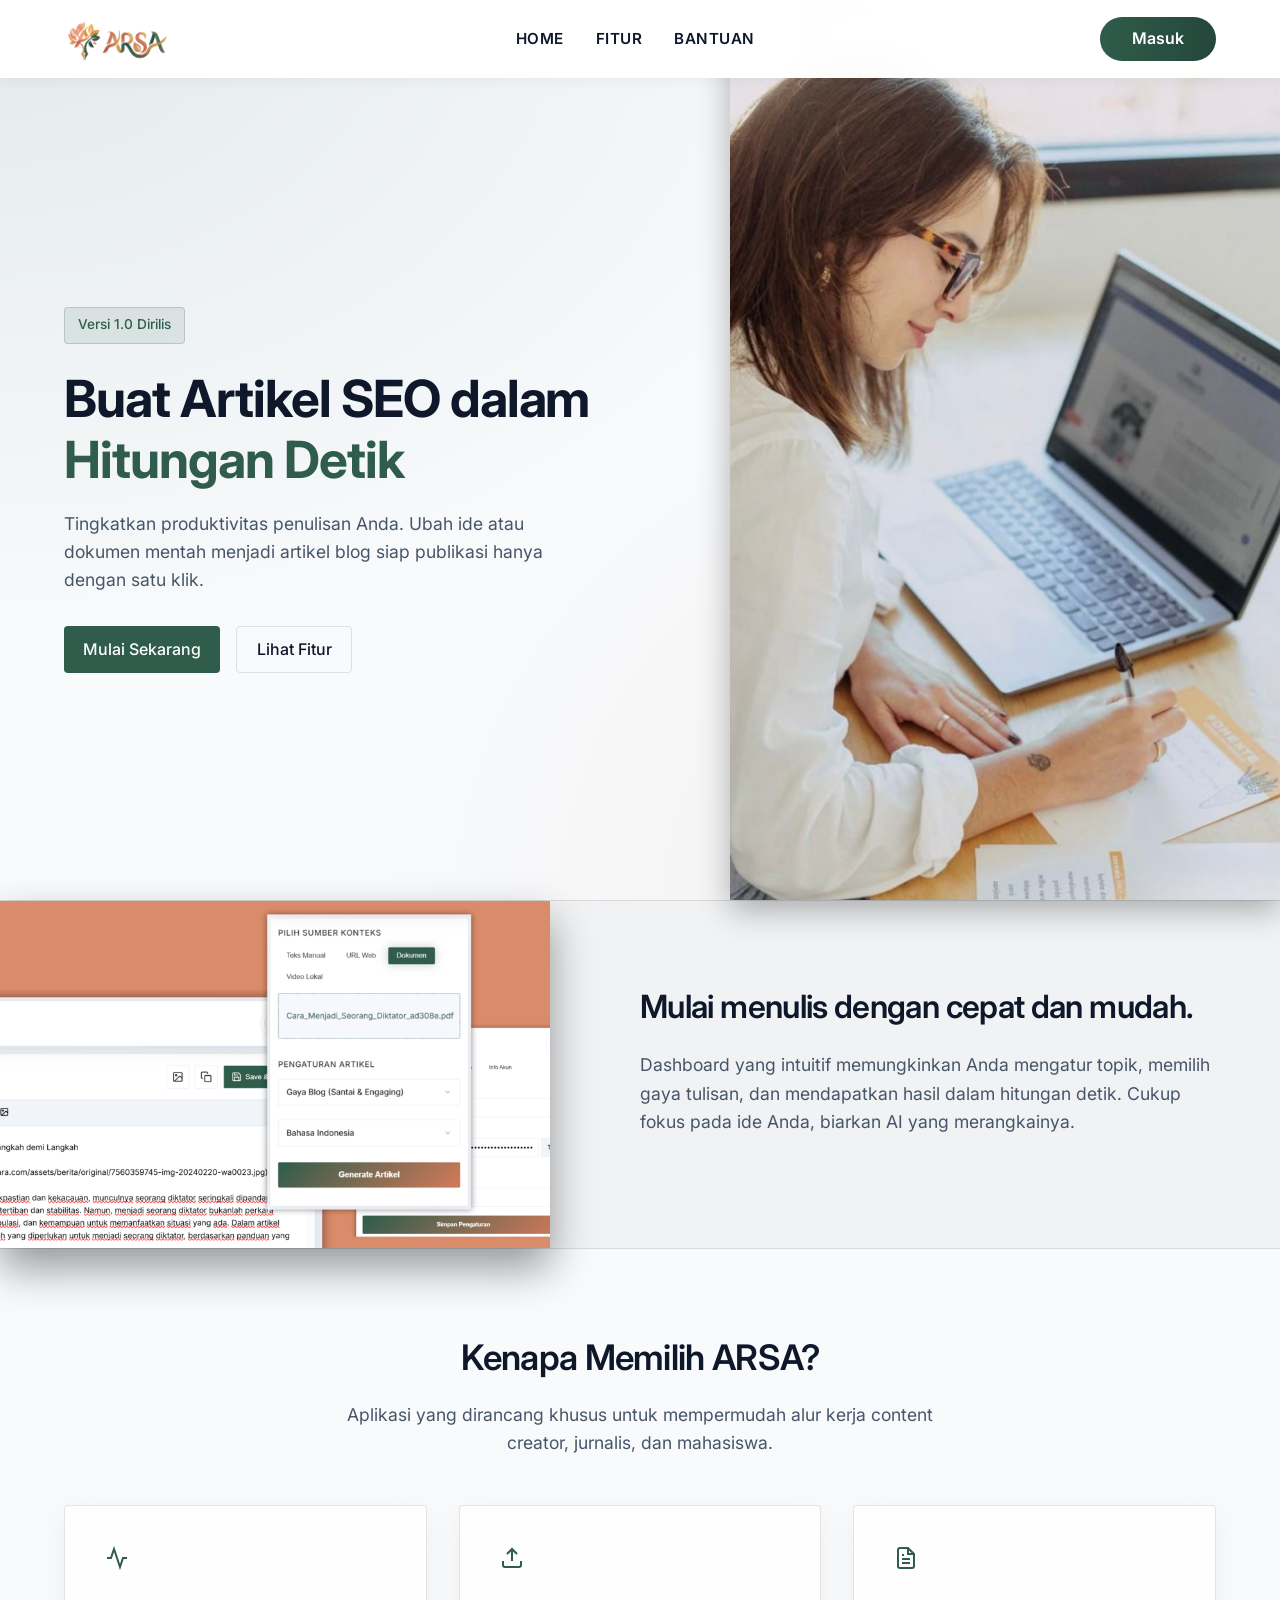
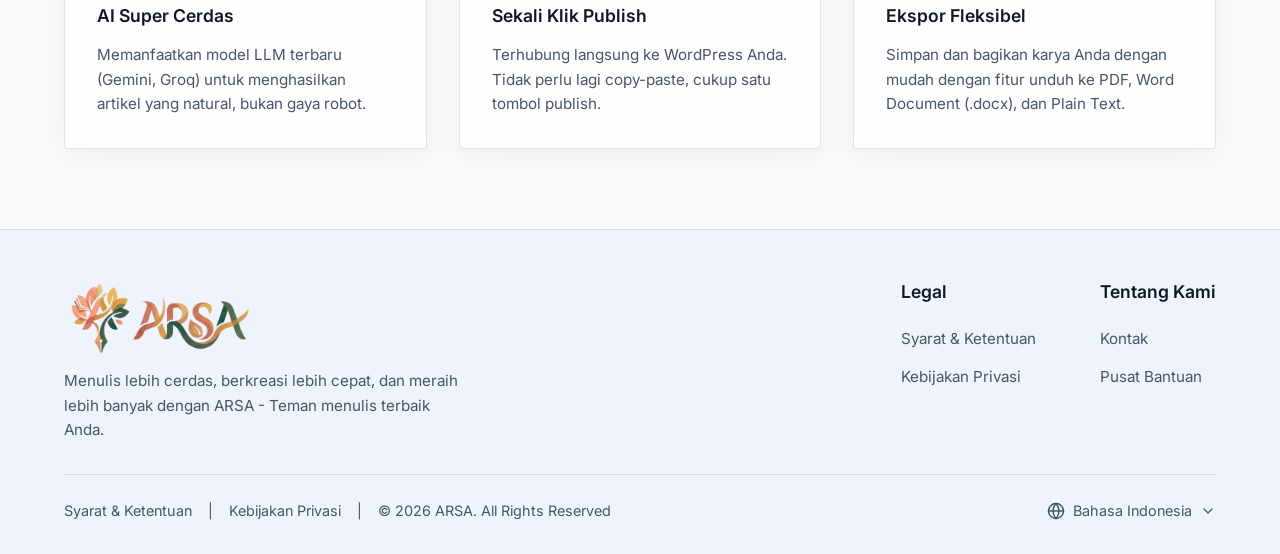
<file: frontend/index.html>
<!DOCTYPE html>
<html lang="id">

<head>
    <meta charset="UTF-8">
    <meta name="viewport" content="width=device-width, initial-scale=1.0">
    <title>ARSA - Buat Artikel Otomatis dengan AI</title>
    <link rel="preconnect" href="https://fonts.googleapis.com">
    <link rel="preconnect" href="https://fonts.gstatic.com" crossorigin>
    <link href="https://fonts.googleapis.com/css2?family=Inter:wght@400;500;600;700&display=swap" rel="stylesheet">
    <link rel="stylesheet" href="landing-style.css?v=3.6">
    <script>
        // Set theme based on app settings or system preference
        const savedTheme = localStorage.getItem('app_theme') || 'system';
        if (savedTheme === 'dark') {
            document.documentElement.setAttribute('data-theme', 'dark');
        } else if (savedTheme === 'light') {
            document.documentElement.setAttribute('data-theme', 'light');
        } else if (window.matchMedia && window.matchMedia('(prefers-color-scheme: light)').matches) {
            document.documentElement.setAttribute('data-theme', 'light');
        } else {
            document.documentElement.setAttribute('data-theme', 'dark');
        }
    </script>
</head>

<body>

    <!-- Navbar -->
    <nav class="navbar">
        <div class="logo">
            <img src="arsa-logo-horizontal.png" alt="ARSA Logo" height="75" style="object-fit: contain;">
        </div>
        <div class="nav-links">
            <a href="#" data-i18n="nav_home">HOME</a>
            <a href="#features" data-i18n="nav_features">FITUR</a>
            <a href="help.html" data-i18n="nav_help">BANTUAN</a>
        </div>
        <div class="nav-actions">
            <a href="login.html" class="btn-login desktop-only" data-i18n="btn_login">Masuk</a>
            <button class="hamburger-btn mobile-only" id="hamburgerBtn" aria-label="Menu">
                <svg width="24" height="24" viewBox="0 0 24 24" fill="none" stroke="currentColor" stroke-width="2"><path d="M4 6h16M4 12h16M4 18h16"></path></svg>
            </button>
        </div>
    </nav>

    <!-- Mobile Menu Overlay -->
    <div class="mobile-menu" id="mobileMenu">
        <div class="mobile-menu-header">
            <img src="arsa-logo-horizontal.png" alt="ARSA" height="40" style="object-fit: contain;">
            <button class="close-menu-btn" id="closeMenuBtn">&times;</button>
        </div>
        <div class="mobile-nav-links">
            <a href="#" class="mobile-link" data-i18n="nav_home">HOME</a>
            <a href="#features" class="mobile-link" data-i18n="nav_features">FITUR</a>
            <a href="help.html" class="mobile-link" data-i18n="nav_help">BANTUAN</a>
        </div>
        <div class="mobile-menu-footer">
            <a href="login.html" class="btn-login full-width" data-i18n="btn_login">Masuk</a>
        </div>
    </div>

    <!-- Hero Section -->
    <section class="hero">
        <div class="hero-content">
            <div class="hero-badge" data-i18n="hero_badge">Versi 1.0 Dirilis</div>
            <h1 data-i18n="hero_title">Buat Artikel SEO dalam <span class="highlight">Hitungan Detik</span></h1>
            <p data-i18n="hero_desc">Tingkatkan produktivitas penulisan Anda. Ubah ide atau dokumen
                mentah menjadi artikel yang terstruktur rapi, siap dipublikasikan ke blog WordPress Anda.</p>
            <div class="hero-cta">
                <a href="app.html" class="btn-primary" data-i18n="btn_try_free">Mulai Sekarang</a>
                <a href="#features" class="btn-secondary" data-i18n="btn_view_demo">Lihat Fitur</a>
            </div>
        </div>
        <div class="hero-image-container">
            <img src="hero_image.png" alt="Orang sedang mengetik artikel dengan AI" />
        </div>
    </section>

    <!-- Showcase Section (New Section with Article Image) -->
    <section class="showcase">
        <div class="showcase-container">
            <div class="showcase-image">
                <img src="showcase-dashboard.png" alt="Contoh artikel yang dihasilkan" />
            </div>
            <div class="showcase-content">
                <h2 data-i18n="showcase_title">Kualitas Penulisan Profesional</h2>
                <p data-i18n="showcase_desc">Tidak perlu khawatir dengan gaya penulisan yang kaku. AI kami dilatih untuk
                    menghasilkan struktur artikel yang natural, enak dibaca, dan dioptimasi untuk mesin pencari (SEO).
                    Anda juga dapat menyesuaikan gaya penulisan menjadi santai, formal, atau akademis. Semua hasil
                    artikel langsung bisa di-preview, diedit, dan diekspor ke berbagai format profesional seperti PDF,
                    Word, atau Markdown.</p>
            </div>
        </div>
    </section>

    <!-- Features Section -->
    <section id="features" class="features">
        <div class="section-header">
            <h2 class="section-title" data-i18n="feat_title">Kenapa Memilih <span class="brand-name">Letter<span
                        class="highlight">Wrap</span></span>?</h2>
            <p class="section-subtitle">Aplikasi yang dirancang khusus untuk mempermudah alur kerja content creator,
                jurnalis, dan mahasiswa.</p>
        </div>
        <div class="features-grid">
            <div class="feature-card glass">
                <div class="feature-icon">
                    <svg width="24" height="24" viewBox="0 0 24 24" fill="none" stroke="currentColor" stroke-width="2">
                        <path d="M22 12h-4l-3 9L9 3l-3 9H2"></path>
                    </svg>
                </div>
                <h3 data-i18n="feat_1_title">Multi-Sumber Konteks</h3>
                <p data-i18n="feat_1_desc">Tidak hanya teks manual, Anda bisa menggunakan URL web, hingga
                    dokumen lokal (PDF/Word) sebagai referensi.</p>
            </div>
            <div class="feature-card glass" style="display: none;">
                <div class="feature-icon">
                    <svg width="24" height="24" viewBox="0 0 24 24" fill="none" stroke="currentColor" stroke-width="2">
                        <circle cx="12" cy="12" r="10"></circle>
                        <polyline points="12 6 12 12 16 14"></polyline>
                    </svg>
                </div>
                <h3 data-i18n="feat_2_title">Proses Super Cepat</h3>
                <p data-i18n="feat_2_desc">Didukung oleh API AI modern yang teroptimasi, pembuatan artikel panjang hanya
                    membutuhkan waktu beberapa detik saja.</p>
            </div>
            <div class="feature-card glass">
                <div class="feature-icon">
                    <svg width="24" height="24" viewBox="0 0 24 24" fill="none" stroke="currentColor" stroke-width="2">
                        <path d="M21 15v4a2 2 0 0 1-2 2H5a2 2 0 0 1-2-2v-4"></path>
                        <polyline points="17 8 12 3 7 8"></polyline>
                        <line x1="12" y1="3" x2="12" y2="15"></line>
                    </svg>
                </div>
                <h3 data-i18n="feat_3_title">Integrasi WordPress</h3>
                <p data-i18n="feat_3_desc">Kirim hasil artikel langsung ke blog WordPress Anda sebagai draf atau
                    publikasikan secara langsung tanpa perlu copy-paste.</p>
            </div>
            <div class="feature-card glass">
                <div class="feature-icon">
                    <svg width="24" height="24" viewBox="0 0 24 24" fill="none" stroke="currentColor" stroke-width="2">
                        <path d="M14 2H6a2 2 0 0 0-2 2v16a2 2 0 0 0 2 2h12a2 2 0 0 0 2-2V8z"></path>
                        <polyline points="14 2 14 8 20 8"></polyline>
                        <line x1="16" y1="13" x2="8" y2="13"></line>
                        <line x1="16" y1="17" x2="8" y2="17"></line>
                        <polyline points="10 9 9 9 8 9"></polyline>
                    </svg>
                </div>
                <h3 data-i18n="feat_4_title">Ekspor Fleksibel</h3>
                <p data-i18n="feat_4_desc">Simpan dan bagikan karya Anda dengan mudah dengan fitur unduh ke PDF, Word
                    Document (.docx), dan Plain Text.</p>
            </div>
        </div>
    </section>

    <!-- Footer -->
    <footer class="footer">
        <div class="footer-container">
            <div class="footer-brand">
                <a href="#" class="logo">
                    <img src="arsa-logo-horizontal.png" alt="ARSA Logo" height="75" style="object-fit: contain; transform: scale(1.8); transform-origin: left center;">
                </a>
                <p data-i18n="footer_desc">Menulis lebih cerdas, berkreasi lebih cepat, dan meraih lebih banyak dengan
                    ARSA - Teman menulis terbaik Anda.</p>
            </div>
            <div class="footer-links">
                <div class="footer-column">
                    <h4 data-i18n="footer_legal">Legal</h4>
                    <ul>
                        <li><a href="terms.html" data-i18n="footer_terms">Syarat dan Ketentuan</a></li>
                        <li><a href="privacy.html" data-i18n="footer_privacy">Kebijakan Privasi</a></li>
                    </ul>
                </div>
                <div class="footer-column">
                    <h4 data-i18n="footer_about">Tentang Kami</h4>
                    <ul>
                        <li><a href="contact.html" data-i18n="footer_contact">Kontak</a></li>
                        <li><a href="help.html" data-i18n="footer_faq">Pusat Bantuan</a></li>
                    </ul>
                </div>
            </div>
        </div>
        <div class="footer-bottom">
            <div class="footer-bottom-left">
                <a href="terms.html" data-i18n="footer_terms">Syarat dan Ketentuan</a>
                <span>|</span>
                <a href="privacy.html" data-i18n="footer_privacy">Kebijakan Privasi</a>
                <span>|</span>
                <span data-i18n="footer_rights">&copy; 2026 ARSA. All Rights Reserved</span>
            </div>
            <div class="footer-bottom-right"
                style="position: relative; display: flex; align-items: center; gap: 0.5rem;">
                <svg width="18" height="18" viewBox="0 0 24 24" fill="none" stroke="currentColor" stroke-width="2"
                    stroke-linecap="round" stroke-linejoin="round">
                    <circle cx="12" cy="12" r="10"></circle>
                    <line x1="2" y1="12" x2="22" y2="12"></line>
                    <path
                        d="M12 2a15.3 15.3 0 0 1 4 10 15.3 15.3 0 0 1-4 10 15.3 15.3 0 0 1-4-10 15.3 15.3 0 0 1 4-10z">
                    </path>
                </svg>
                <select class="global-lang-selector"
                    style="background: transparent; border: none; color: inherit; font-size: 0.9rem; cursor: pointer; outline: none; appearance: none; padding-right: 1.5rem;">
                    <option value="id" style="color: #000;">Bahasa Indonesia</option>
                    <option value="en" style="color: #000;">English</option>
                </select>
                <svg width="16" height="16" viewBox="0 0 24 24" fill="none" stroke="currentColor" stroke-width="2"
                    stroke-linecap="round" stroke-linejoin="round"
                    style="position: absolute; right: 0; pointer-events: none;">
                    <polyline points="6 9 12 15 18 9"></polyline>
                </svg>
            </div>
        </div>
    </footer>

    <script>
        // Simple scroll effect for navbar
        window.addEventListener('scroll', () => {
            const nav = document.querySelector('.navbar');
            if (window.scrollY > 10) {
                nav.style.boxShadow = '0 4px 20px rgba(0,0,0,0.1)';
            } else {
                nav.style.boxShadow = '0 2px 15px rgba(0,0,0,0.05)';
            }
        });

        // Mobile Menu Toggle
        document.addEventListener('DOMContentLoaded', () => {
            const hamburgerBtn = document.getElementById('hamburgerBtn');
            const closeMenuBtn = document.getElementById('closeMenuBtn');
            const mobileMenu = document.getElementById('mobileMenu');
            const mobileLinks = document.querySelectorAll('.mobile-link');

            if (hamburgerBtn && closeMenuBtn && mobileMenu) {
                hamburgerBtn.addEventListener('click', () => {
                    mobileMenu.classList.add('active');
                    document.body.style.overflow = 'hidden'; // Prevent scrolling
                });

                closeMenuBtn.addEventListener('click', () => {
                    mobileMenu.classList.remove('active');
                    document.body.style.overflow = '';
                });

                // Close menu when a link is clicked
                mobileLinks.forEach(link => {
                    link.addEventListener('click', () => {
                        mobileMenu.classList.remove('active');
                        document.body.style.overflow = '';
                    });
                });
            }
        });
    </script>
    <script src="lang.js?v=1"></script>
</body>

</html>
</file>
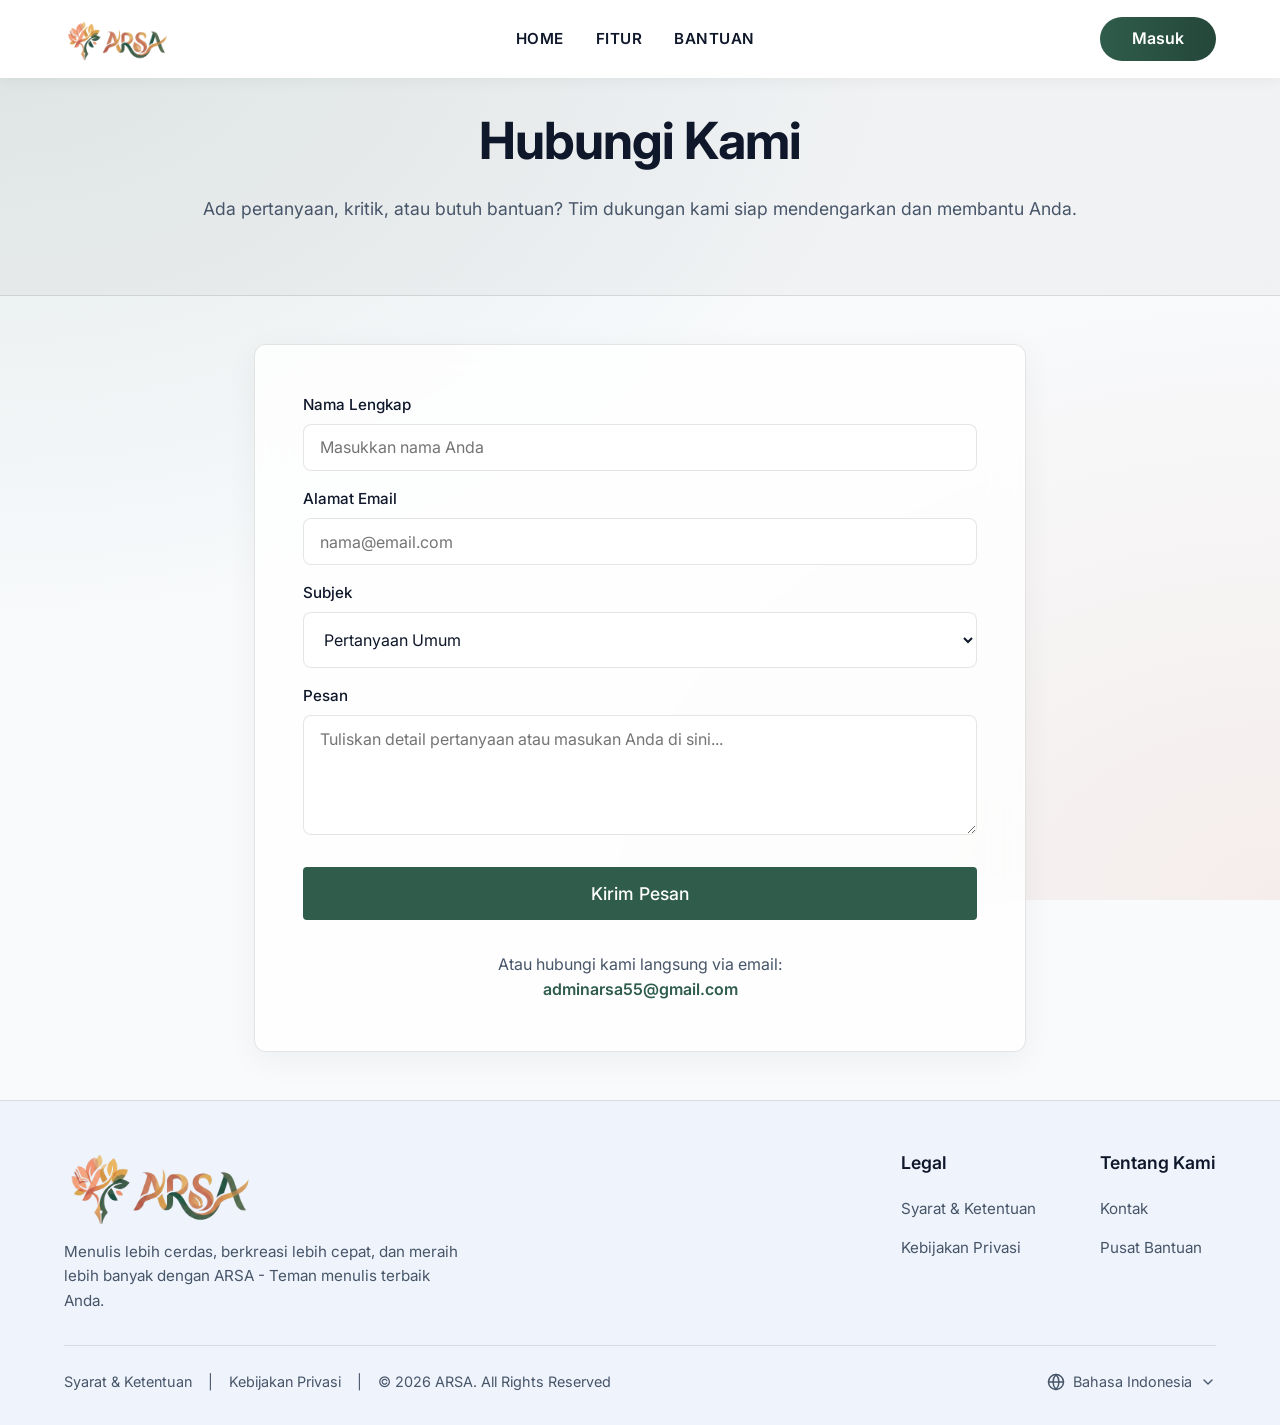
<file: frontend/contact.html>
<!DOCTYPE html>
<html lang="id">

<head>
    <meta charset="UTF-8">
    <meta name="viewport" content="width=device-width, initial-scale=1.0">
    <title>Kontak Kami - ARSA</title>
    <link rel="preconnect" href="https://fonts.googleapis.com">
    <link rel="preconnect" href="https://fonts.gstatic.com" crossorigin>
    <link href="https://fonts.googleapis.com/css2?family=Inter:wght@400;500;600;700&display=swap" rel="stylesheet">
    <link rel="stylesheet" href="landing-style.css?v=1.9">
    <link rel="stylesheet" href="landing-pages.css?v=1.0">
    <script>
        // Set theme based on app settings or system preference
        const savedTheme = localStorage.getItem('app_theme') || 'system';
        if (savedTheme === 'dark') {
            document.documentElement.setAttribute('data-theme', 'dark');
        } else if (savedTheme === 'light') {
            document.documentElement.setAttribute('data-theme', 'light');
        } else if (window.matchMedia && window.matchMedia('(prefers-color-scheme: light)').matches) {
            document.documentElement.setAttribute('data-theme', 'light');
        } else {
            document.documentElement.setAttribute('data-theme', 'dark');
        }
    </script>
</head>

<body>

    <!-- Navbar -->
    <nav class="navbar">
        <a href="index.html" class="logo">
            <img src="arsa-logo-horizontal.png" alt="ARSA Logo" height="75" style="object-fit: contain;">
        </a>
        <div class="nav-links">
            <a href="index.html" data-i18n="nav_home">HOME</a>
            <a href="index.html#features" data-i18n="nav_features">FITUR</a>
            <a href="help.html" data-i18n="nav_help">BANTUAN</a>
        </div>
        <div class="nav-actions">
            <a href="login.html" class="btn-login desktop-only" data-i18n="btn_login">Masuk</a>
            <button class="hamburger-btn mobile-only" id="hamburgerBtn" aria-label="Menu">
                <svg width="24" height="24" viewBox="0 0 24 24" fill="none" stroke="currentColor" stroke-width="2"><path d="M4 6h16M4 12h16M4 18h16"></path></svg>
            </button>
        </div>
    </nav>

    <!-- Mobile Menu Overlay -->
    <div class="mobile-menu" id="mobileMenu">
        <div class="mobile-menu-header">
            <img src="arsa-logo-horizontal.png" alt="ARSA" height="40" style="object-fit: contain;">
            <button class="close-menu-btn" id="closeMenuBtn">&times;</button>
        </div>
        <div class="mobile-nav-links">
            <a href="index.html" class="mobile-link" data-i18n="nav_home">HOME</a>
            <a href="index.html#features" class="mobile-link" data-i18n="nav_features">FITUR</a>
            <a href="help.html" class="mobile-link" data-i18n="nav_help">BANTUAN</a>
        </div>
        <div class="mobile-menu-footer">
            <a href="login.html" class="btn-login full-width" data-i18n="btn_login">Masuk</a>
        </div>
    </div>

    <!-- Header Section -->
    <header class="help-header" style="padding-bottom: 40px;">
        <h1 data-i18n="contact_title">Hubungi Kami</h1>
        <p data-i18n="contact_desc">Ada pertanyaan atau masukan? Kami siap mendengarkan.</p>
    </header>

    <!-- Main Content -->
    <main class="contact-container">
        <div class="glass" style="padding: 3rem; border-radius: 12px;">
            <form class="contact-form" action="#" method="POST"
                onsubmit="event.preventDefault(); alert('Terima kasih! Pesan Anda telah terkirim.');">
                <div class="form-group">
                    <label for="name" data-i18n="contact_label_name">Nama Lengkap</label>
                    <input type="text" id="name" placeholder="Masukkan nama Anda" data-i18n="contact_ph_name" required>
                </div>
                <div class="form-group">
                    <label for="email" data-i18n="contact_label_email">Alamat Email</label>
                    <input type="email" id="email" placeholder="nama@email.com" data-i18n="contact_ph_email" required>
                </div>
                <div class="form-group">
                    <label for="subject" data-i18n="contact_label_subject">Subjek</label>
                    <select id="subject"
                        style="padding: 1rem; border-radius: 8px; border: 1px solid var(--panel-border); background: var(--panel-bg); color: var(--text-main); font-family: inherit; font-size: 1rem;">
                        <option data-i18n="contact_opt_1">Pertanyaan Umum</option>
                        <option data-i18n="contact_opt_2">Dukungan Teknis</option>
                        <option data-i18n="contact_opt_3">Tagihan & Pembayaran</option>
                        <option data-i18n="contact_opt_4">Laporan Bug</option>
                        <option data-i18n="contact_opt_5">Lainnya</option>
                    </select>
                </div>
                <div class="form-group">
                    <label for="message" data-i18n="contact_label_msg">Pesan</label>
                    <textarea id="message" placeholder="Tuliskan detail pertanyaan atau masukan Anda di sini..."
                        data-i18n="contact_ph_msg" required></textarea>
                </div>
                <button type="submit" class="btn-primary"
                    style="justify-content: center; padding: 1rem; font-size: 1.1rem; margin-top: 1rem;"
                    data-i18n="contact_btn_send">Kirim Pesan</button>
            </form>

            <div class="contact-info">
                <p data-i18n="contact_or_email">Atau hubungi kami langsung via email:</p>
                <a href="mailto:adminarsa55@gmail.com"
                    style="color: var(--primary); font-weight: 600; text-decoration: none;">adminarsa55@gmail.com</a>
            </div>
        </div>
    </main>

    <!-- Footer -->
    <footer class="footer">
        <div class="footer-container">
            <div class="footer-brand">
                <a href="#" class="logo">
                    <img src="arsa-logo-horizontal.png" alt="ARSA Logo" height="75"
                        style="object-fit: contain; transform: scale(1.8); transform-origin: left center;">
                </a>
                <p data-i18n="footer_desc">Menulis lebih cerdas, berkreasi lebih cepat, dan meraih lebih banyak dengan
                    ARSA - Teman menulis terbaik Anda.</p>
            </div>
            <div class="footer-links">
                <div class="footer-column">
                    <h4 data-i18n="footer_legal">Legal</h4>
                    <ul>
                        <li><a href="terms.html" data-i18n="footer_terms">Syarat dan Ketentuan</a></li>
                        <li><a href="privacy.html" data-i18n="footer_privacy">Kebijakan Privasi</a></li>
                    </ul>
                </div>
                <div class="footer-column">
                    <h4 data-i18n="footer_about">Tentang Kami</h4>
                    <ul>
                        <li><a href="contact.html" data-i18n="footer_contact">Kontak</a></li>
                        <li><a href="help.html" data-i18n="footer_faq">Pusat Bantuan</a></li>
                    </ul>
                </div>
            </div>
        </div>
        <div class="footer-bottom">
            <div class="footer-bottom-left">
                <a href="terms.html" data-i18n="footer_terms">Syarat dan Ketentuan</a>
                <span>|</span>
                <a href="privacy.html" data-i18n="footer_privacy">Kebijakan Privasi</a>
                <span>|</span>
                <span data-i18n="footer_rights">&copy; 2026 ARSA. All Rights Reserved</span>
            </div>
            <div class="footer-bottom-right"
                style="position: relative; display: flex; align-items: center; gap: 0.5rem;">
                <svg width="18" height="18" viewBox="0 0 24 24" fill="none" stroke="currentColor" stroke-width="2"
                    stroke-linecap="round" stroke-linejoin="round">
                    <circle cx="12" cy="12" r="10"></circle>
                    <line x1="2" y1="12" x2="22" y2="12"></line>
                    <path
                        d="M12 2a15.3 15.3 0 0 1 4 10 15.3 15.3 0 0 1-4 10 15.3 15.3 0 0 1-4-10 15.3 15.3 0 0 1 4-10z">
                    </path>
                </svg>
                <select class="global-lang-selector"
                    style="background: transparent; border: none; color: inherit; font-size: 0.9rem; cursor: pointer; outline: none; appearance: none; padding-right: 1.5rem;">
                    <option value="id" style="color: #000;">Bahasa Indonesia</option>
                    <option value="en" style="color: #000;">English</option>
                </select>
                <svg width="16" height="16" viewBox="0 0 24 24" fill="none" stroke="currentColor" stroke-width="2"
                    stroke-linecap="round" stroke-linejoin="round"
                    style="position: absolute; right: 0; pointer-events: none;">
                    <polyline points="6 9 12 15 18 9"></polyline>
                </svg>
            </div>
        </div>
    </footer>

    <script>
        document.addEventListener('DOMContentLoaded', () => {
            // Navbar scroll effect
            window.addEventListener('scroll', () => {
                const nav = document.querySelector('.navbar');
                if (window.scrollY > 10) {
                    nav.style.boxShadow = '0 4px 20px rgba(0,0,0,0.1)';
                } else {
                    nav.style.boxShadow = '0 2px 15px rgba(0,0,0,0.05)';
                }
            });

            // Mobile Menu Toggle
            const hamburgerBtn = document.getElementById('hamburgerBtn');
            const closeMenuBtn = document.getElementById('closeMenuBtn');
            const mobileMenu = document.getElementById('mobileMenu');
            const mobileLinks = document.querySelectorAll('.mobile-link');

            if (hamburgerBtn && closeMenuBtn && mobileMenu) {
                hamburgerBtn.addEventListener('click', () => {
                    mobileMenu.classList.add('active');
                    document.body.style.overflow = 'hidden'; // Prevent scrolling
                });

                closeMenuBtn.addEventListener('click', () => {
                    mobileMenu.classList.remove('active');
                    document.body.style.overflow = '';
                });

                // Close menu when a link is clicked
                mobileLinks.forEach(link => {
                    link.addEventListener('click', () => {
                        mobileMenu.classList.remove('active');
                        document.body.style.overflow = '';
                    });
                });
            }

            // Contact Form Submission
            const contactForm = document.querySelector('.contact-form');
            if (contactForm) {
                contactForm.addEventListener('submit', async (e) => {
                    e.preventDefault();
                    
                    const submitBtn = contactForm.querySelector('button[type="submit"]');
                    const originalBtnText = submitBtn.innerHTML;
                    
                    submitBtn.disabled = true;
                    submitBtn.innerHTML = 'Mengirim...';
                    
                    const payload = {
                        name: document.getElementById('name').value,
                        email: document.getElementById('email').value,
                        subject: document.getElementById('subject').value,
                        message: document.getElementById('message').value
                    };
                    
                    // Kita akan menggunakan origin URL saat ini karena bisa berjalan di localhost atau cloudflare
                    let apiUrl = window.location.hostname === '127.0.0.1' || window.location.hostname === 'localhost' 
                                 ? 'http://127.0.0.1:8000/api/contact'
                                 : 'https://generatorartikelotomatis.onrender.com/api/contact';
                    
                    try {
                        const res = await fetch(apiUrl, {
                            method: 'POST',
                            headers: { 'Content-Type': 'application/json' },
                            body: JSON.stringify(payload)
                        });
                        
                        const data = await res.json();
                        if (res.ok) {
                            alert('Pesan berhasil terkirim! Tim kami akan membalas ke email Anda.');
                            contactForm.reset();
                        } else {
                            alert(data.detail || 'Gagal mengirim pesan. Silakan coba lagi.');
                        }
                    } catch (error) {
                        alert('Terjadi kesalahan jaringan saat mengirim pesan.');
                    } finally {
                        submitBtn.disabled = false;
                        submitBtn.innerHTML = originalBtnText;
                    }
                });
            }
        });
    </script>
    <script src="lang.js?v=1"></script>
</body>

</html>
</file>
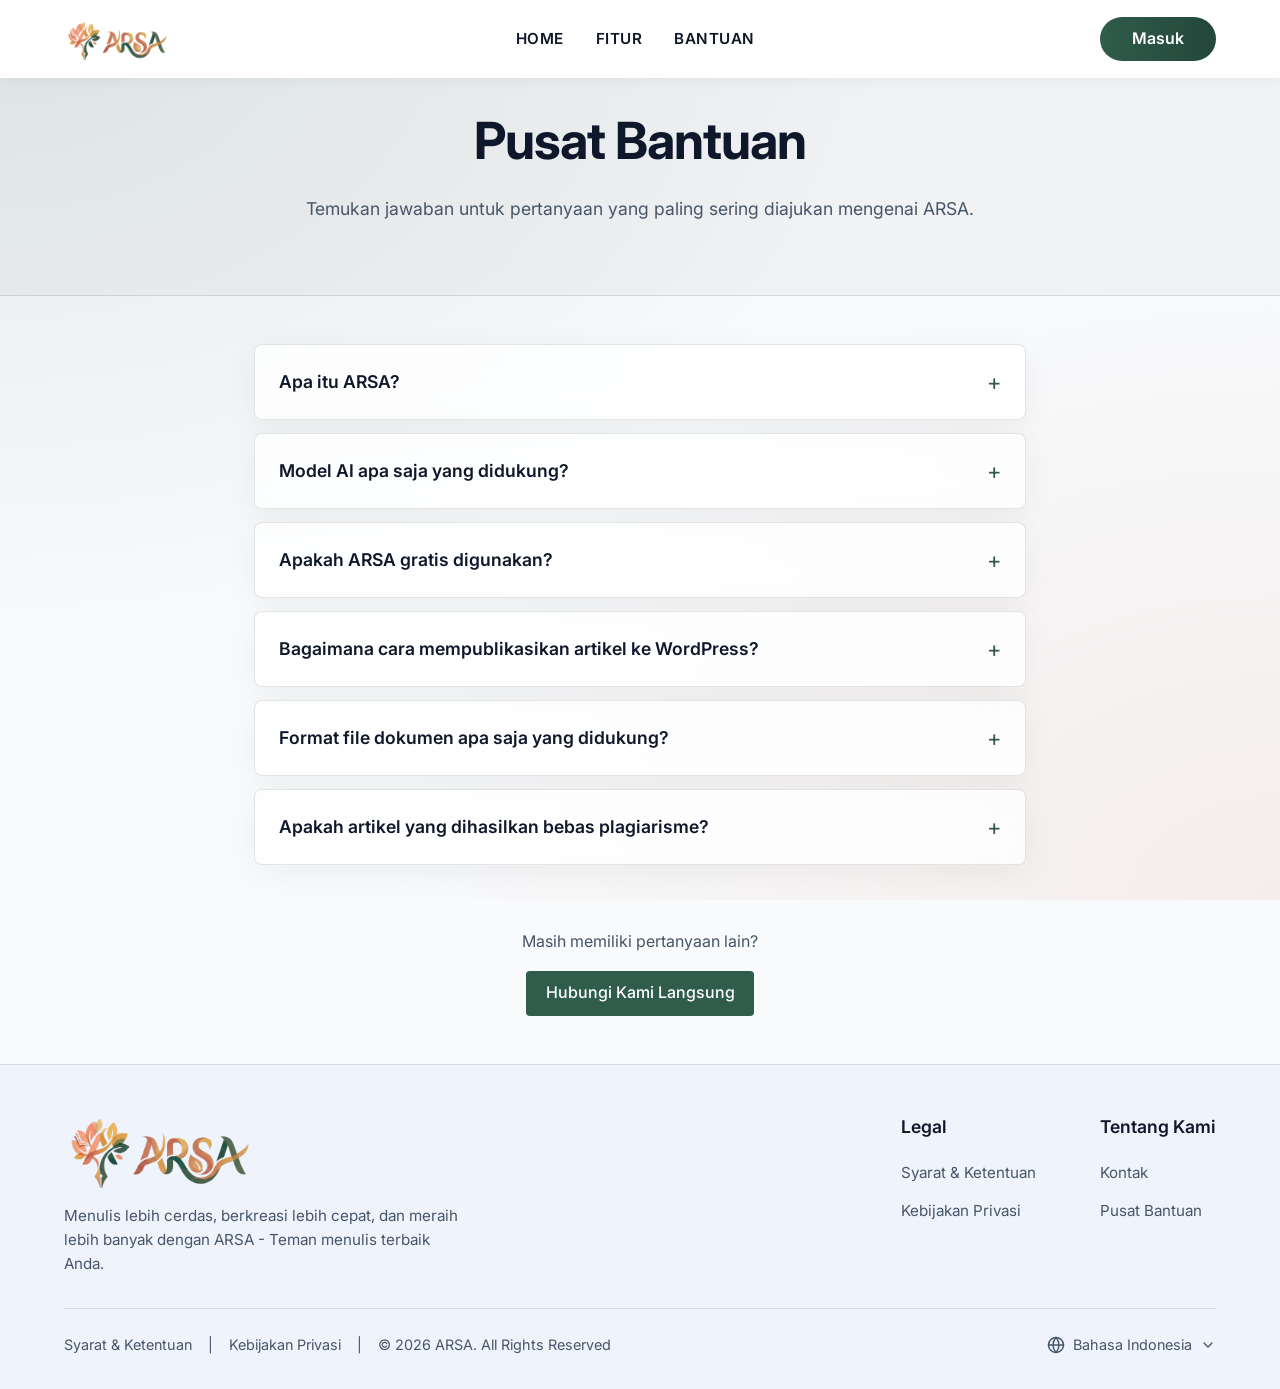
<file: frontend/help.html>
<!DOCTYPE html>
<html lang="id">

<head>
    <meta charset="UTF-8">
    <meta name="viewport" content="width=device-width, initial-scale=1.0">
    <title>Pusat Bantuan - ARSA</title>
    <link rel="preconnect" href="https://fonts.googleapis.com">
    <link rel="preconnect" href="https://fonts.gstatic.com" crossorigin>
    <link href="https://fonts.googleapis.com/css2?family=Inter:wght@400;500;600;700&display=swap" rel="stylesheet">
    <link rel="stylesheet" href="landing-style.css?v=2.4">
    <link rel="stylesheet" href="landing-pages.css?v=1.1">
    <script>
        // Set theme based on app settings or system preference
        const savedTheme = localStorage.getItem('app_theme') || 'system';
        if (savedTheme === 'dark') {
            document.documentElement.setAttribute('data-theme', 'dark');
        } else if (savedTheme === 'light') {
            document.documentElement.setAttribute('data-theme', 'light');
        } else if (window.matchMedia && window.matchMedia('(prefers-color-scheme: light)').matches) {
            document.documentElement.setAttribute('data-theme', 'light');
        } else {
            document.documentElement.setAttribute('data-theme', 'dark');
        }
    </script>
</head>

<body>

    <!-- Navbar -->
    <nav class="navbar">
        <a href="index.html" class="logo">
            <img src="arsa-logo-horizontal.png" alt="ARSA Logo" height="75" style="object-fit: contain;">
        </a>
        <div class="nav-links">
            <a href="index.html" data-i18n="nav_home">HOME</a>
            <a href="index.html#features" data-i18n="nav_features">FITUR</a>
            <a href="help.html" data-i18n="nav_help">BANTUAN</a>
        </div>
        <div class="nav-actions">
            <a href="login.html" class="btn-login desktop-only" data-i18n="btn_login">Masuk</a>
            <button class="hamburger-btn mobile-only" id="hamburgerBtn" aria-label="Menu">
                <svg width="24" height="24" viewBox="0 0 24 24" fill="none" stroke="currentColor" stroke-width="2"><path d="M4 6h16M4 12h16M4 18h16"></path></svg>
            </button>
        </div>
    </nav>

    <!-- Mobile Menu Overlay -->
    <div class="mobile-menu" id="mobileMenu">
        <div class="mobile-menu-header">
            <img src="arsa-logo-horizontal.png" alt="ARSA" height="40" style="object-fit: contain;">
            <button class="close-menu-btn" id="closeMenuBtn">&times;</button>
        </div>
        <div class="mobile-nav-links">
            <a href="index.html" class="mobile-link" data-i18n="nav_home">HOME</a>
            <a href="index.html#features" class="mobile-link" data-i18n="nav_features">FITUR</a>
            <a href="help.html" class="mobile-link" data-i18n="nav_help">BANTUAN</a>
        </div>
        <div class="mobile-menu-footer">
            <a href="login.html" class="btn-login full-width" data-i18n="btn_login">Masuk</a>
        </div>
    </div>

    <!-- Header Section -->
    <header class="help-header">
        <h1 data-i18n="help_title">Pertanyaan yang Sering Diajukan (FAQ)</h1>
        <p data-i18n="help_desc">Temukan jawaban cepat untuk pertanyaan umum seputar penggunaan ARSA.</p>
    </header>

    <!-- Main Content -->
    <main class="help-content">
        <div class="faq-list">
            
            <details class="faq-item">
                <summary data-i18n="faq_1_q">Apa itu ARSA?</summary>
                <p data-i18n="faq_1_a">ARSA adalah asisten penulisan cerdas berbasis AI yang membantu Anda menyusun, memparafrase, dan merangkum artikel dengan kualitas profesional secara instan. Platform ini sangat cocok untuk content creator, penulis blog, dan jurnalis.</p>
            </details>

            <details class="faq-item">
                <summary data-i18n="faq_2_q">Apakah artikel yang dihasilkan SEO-friendly?</summary>
                <p data-i18n="faq_2_a">Ya! Saat Anda memilih "Gaya SEO" di pengaturan dashboard, AI kami akan secara otomatis menstrukturkan artikel dengan heading yang tepat, mendistribusikan kata kunci secara natural, dan memastikan paragraf mudah dibaca oleh mesin pencari.</p>
            </details>

            <details class="faq-item">
                <summary data-i18n="faq_3_q">Bagaimana cara mengintegrasikannya dengan blog WordPress saya?</summary>
                <p data-i18n="faq_3_a">Sangat mudah. Anda hanya perlu membuka pengaturan di dashboard ARSA, lalu masukkan URL situs WordPress Anda beserta Application Password. Setelah itu, Anda dapat langsung mengirim artikel sebagai Draf atau memublikasikannya secara langsung hanya dengan satu klik.</p>
            </details>

            <details class="faq-item">
                <summary data-i18n="faq_4_q">Apakah saya bisa menggunakan sumber dari YouTube?</summary>
                <p data-i18n="faq_4_a">Tentu saja. Anda bisa langsung menempelkan (paste) tautan video YouTube ke dalam kolom sumber konteks. ARSA akan mengambil transkrip video tersebut dan mengubahnya menjadi artikel terstruktur.</p>
            </details>

            <details class="faq-item">
                <summary data-i18n="faq_5_q">Apakah teks yang saya buat disimpan oleh ARSA?</summary>
                <p data-i18n="faq_5_a">Tidak. Kami sangat menghargai privasi Anda. ARSA tidak menyimpan, menjual, atau menggunakan teks Anda untuk melatih model AI kami secara rahasia. Semua data langsung terhapus setelah sesi penulisan Anda selesai.</p>
            </details>

            <details class="faq-item">
                <summary data-i18n="faq_6_q">Saya menemui error saat menghubungkan ke API Gemini/Groq, apa yang harus saya lakukan?</summary>
                <p data-i18n="faq_6_a">Pastikan API Key yang Anda masukkan valid dan aktif. Periksa juga apakah kuota API Anda masih tersedia. Anda bisa mengetes API Key tersebut secara langsung melalui tombol "Test" di menu Pengaturan Sistem pada dashboard.</p>
            </details>

        </div>
        
        <div style="text-align: center; margin-top: 4rem;">
            <p style="color: var(--text-muted); margin-bottom: 1rem;" data-i18n="help_more_q">Masih memiliki pertanyaan lain?</p>
            <a href="contact.html" class="btn-primary" data-i18n="btn_contact_us">Hubungi Kami Langsung</a>
        </div>
    </main>

    <!-- Footer -->
    <footer class="footer">
        <div class="footer-container">
            <div class="footer-brand">
                <a href="#" class="logo">
                    <img src="arsa-logo-horizontal.png" alt="ARSA Logo" height="75" style="object-fit: contain; transform: scale(1.8); transform-origin: left center;">
                </a>
                <p data-i18n="footer_desc">Menulis lebih cerdas, berkreasi lebih cepat, dan meraih lebih banyak dengan ARSA - Teman menulis terbaik Anda.</p>
            </div>
            <div class="footer-links">
                <div class="footer-column">
                    <h4 data-i18n="footer_legal">Legal</h4>
                    <ul>
                        <li><a href="terms.html" data-i18n="footer_terms">Syarat dan Ketentuan</a></li>
                        <li><a href="privacy.html" data-i18n="footer_privacy">Kebijakan Privasi</a></li>
                    </ul>
                </div>
                <div class="footer-column">
                    <h4 data-i18n="footer_about">Tentang Kami</h4>
                    <ul>
                        <li><a href="contact.html" data-i18n="footer_contact">Kontak</a></li>
                        <li><a href="help.html" data-i18n="footer_faq">Pusat Bantuan</a></li>
                    </ul>
                </div>
            </div>
        </div>
        <div class="footer-bottom">
            <div class="footer-bottom-left">
                <a href="terms.html" data-i18n="footer_terms">Syarat dan Ketentuan</a>
                <span>|</span>
                <a href="privacy.html" data-i18n="footer_privacy">Kebijakan Privasi</a>
                <span>|</span>
                <span data-i18n="footer_rights">&copy; 2026 ARSA. All Rights Reserved</span>
            </div>
            <div class="footer-bottom-right" style="position: relative; display: flex; align-items: center; gap: 0.5rem;">
                <svg width="18" height="18" viewBox="0 0 24 24" fill="none" stroke="currentColor" stroke-width="2" stroke-linecap="round" stroke-linejoin="round">
                    <circle cx="12" cy="12" r="10"></circle>
                    <line x1="2" y1="12" x2="22" y2="12"></line>
                    <path d="M12 2a15.3 15.3 0 0 1 4 10 15.3 15.3 0 0 1-4 10 15.3 15.3 0 0 1-4-10 15.3 15.3 0 0 1 4-10z"></path>
                </svg>
                <select class="global-lang-selector" style="background: transparent; border: none; color: inherit; font-size: 0.9rem; cursor: pointer; outline: none; appearance: none; padding-right: 1.5rem;">
                    <option value="id" style="color: #000;">Bahasa Indonesia</option>
                    <option value="en" style="color: #000;">English</option>
                </select>
                <svg width="16" height="16" viewBox="0 0 24 24" fill="none" stroke="currentColor" stroke-width="2" stroke-linecap="round" stroke-linejoin="round" style="position: absolute; right: 0; pointer-events: none;">
                    <polyline points="6 9 12 15 18 9"></polyline>
                </svg>
            </div>
        </div>
    </footer>

    <script>
        document.addEventListener('DOMContentLoaded', () => {
            // Navbar scroll effect
            window.addEventListener('scroll', () => {
                const nav = document.querySelector('.navbar');
                if (window.scrollY > 10) {
                    nav.style.boxShadow = '0 4px 20px rgba(0,0,0,0.1)';
                } else {
                    nav.style.boxShadow = '0 2px 15px rgba(0,0,0,0.05)';
                }
            });
            
            // Close other details when one is opened (Accordion behavior)
            const detailsElements = document.querySelectorAll('.faq-item');
            detailsElements.forEach(targetDetail => {
                targetDetail.addEventListener('click', () => {
                    detailsElements.forEach(detail => {
                        if (detail !== targetDetail) {
                            detail.removeAttribute('open');
                        }
                    });
                });
            });

            // Mobile Menu Toggle
            const hamburgerBtn = document.getElementById('hamburgerBtn');
            const closeMenuBtn = document.getElementById('closeMenuBtn');
            const mobileMenu = document.getElementById('mobileMenu');
            const mobileLinks = document.querySelectorAll('.mobile-link');

            if (hamburgerBtn && closeMenuBtn && mobileMenu) {
                hamburgerBtn.addEventListener('click', () => {
                    mobileMenu.classList.add('active');
                    document.body.style.overflow = 'hidden'; // Prevent scrolling
                });

                closeMenuBtn.addEventListener('click', () => {
                    mobileMenu.classList.remove('active');
                    document.body.style.overflow = '';
                });

                // Close menu when a link is clicked
                mobileLinks.forEach(link => {
                    link.addEventListener('click', () => {
                        mobileMenu.classList.remove('active');
                        document.body.style.overflow = '';
                    });
                });
            }
        });
    </script>
    <script src="lang.js?v=2"></script>
</body>

</html>
</file>
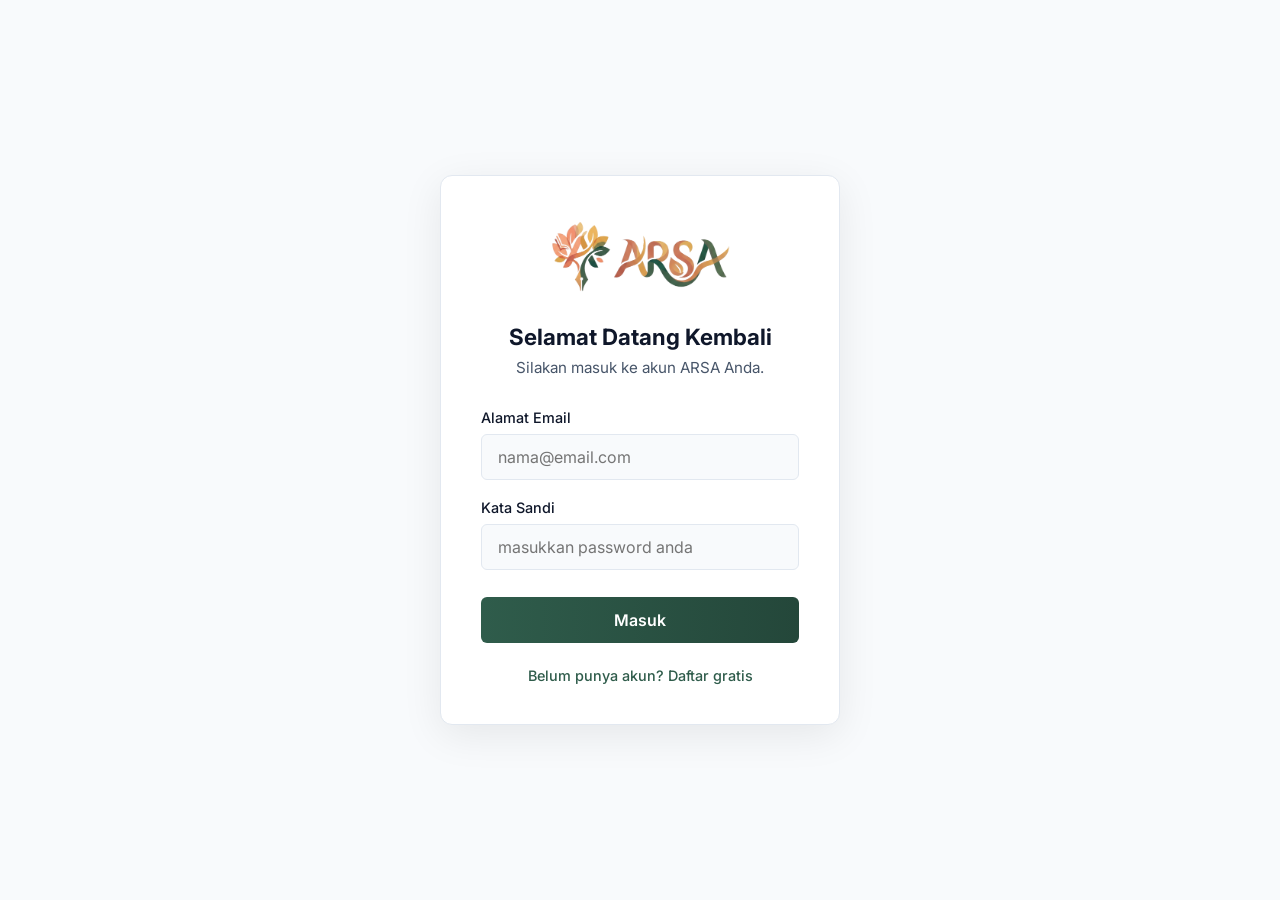
<file: frontend/login.html>
<!DOCTYPE html>
<html lang="id">

<head>
    <meta charset="UTF-8">
    <meta name="viewport" content="width=device-width, initial-scale=1.0">
    <title>Login - ARSA</title>
    <link rel="preconnect" href="https://fonts.googleapis.com">
    <link rel="preconnect" href="https://fonts.gstatic.com" crossorigin>
    <link href="https://fonts.googleapis.com/css2?family=Inter:wght@400;500;600;700&display=swap" rel="stylesheet">
    <script>
        // Set theme based on app settings or system preference
        const savedTheme = localStorage.getItem('app_theme') || 'system';
        if (savedTheme === 'dark') {
            document.documentElement.setAttribute('data-theme', 'dark');
        } else if (savedTheme === 'light') {
            document.documentElement.setAttribute('data-theme', 'light');
        } else if (window.matchMedia && window.matchMedia('(prefers-color-scheme: light)').matches) {
            document.documentElement.setAttribute('data-theme', 'light');
        } else {
            document.documentElement.setAttribute('data-theme', 'dark');
        }
    </script>
    <style>
        :root {
            --primary: #2F5C4B;
            --primary-hover: #24473a;
            --bg-color: #0f111a;
            --panel-bg: #191c29;
            --text-main: #f0f2f5;
            --text-muted: #9aa0a6;
            --border-color: #2a2d3d;
        }

        :root[data-theme="light"] {
            --bg-color: #f8fafc;
            --panel-bg: #ffffff;
            --text-main: #0f172a;
            --text-muted: #475569;
            --border-color: #e2e8f0;
        }

        * {
            margin: 0;
            padding: 0;
            box-sizing: border-box;
            font-family: 'Inter', sans-serif;
        }

        body {
            background-color: var(--bg-color);
            color: var(--text-main);
            display: flex;
            align-items: center;
            justify-content: center;
            min-height: 100vh;
            padding: 1rem; /* Prevent touching edges on mobile */
        }

        .login-container {
            background: var(--panel-bg);
            padding: 2.5rem;
            border-radius: 12px;
            box-shadow: 0 10px 40px rgba(0, 0, 0, 0.08);
            width: 100%;
            max-width: 400px;
            text-align: center;
            border: 1px solid var(--border-color);
        }

        .logo {
            display: flex;
            align-items: center;
            justify-content: center;
            gap: 0.5rem;
            margin-bottom: 2rem;
            text-decoration: none;
        }

        .logo svg {
            color: var(--primary);
            stroke-width: 3;
            filter: drop-shadow(0 0 8px rgba(47, 92, 75, 0.4));
        }

        .brand-name {
            font-size: 1.6rem;
            font-weight: 700;
            letter-spacing: -0.02em;
            color: var(--text-main);
        }

        .brand-name .highlight {
            color: var(--primary);
        }

        h1 {
            font-size: 1.4rem;
            margin-bottom: 0.5rem;
        }

        p.subtitle {
            color: var(--text-muted);
            margin-bottom: 2rem;
            font-size: 0.95rem;
        }

        .form-group {
            text-align: left;
            margin-bottom: 1.2rem;
        }

        .form-group label {
            display: block;
            margin-bottom: 0.5rem;
            font-weight: 500;
            font-size: 0.9rem;
        }

        .form-control {
            width: 100%;
            padding: 0.75rem 1rem;
            border: 1px solid var(--border-color);
            border-radius: 6px;
            font-size: 1rem;
            background-color: var(--bg-color);
            color: var(--text-main);
            transition: border-color 0.2s;
        }

        .form-control:focus {
            outline: none;
            border-color: var(--primary);
        }

        .btn-primary {
            width: 100%;
            background: linear-gradient(90deg, #2F5C4B, #24473a);
            color: white;
            padding: 0.8rem;
            border: none;
            border-radius: 6px;
            font-weight: 600;
            font-size: 1rem;
            cursor: pointer;
            transition: transform 0.2s, box-shadow 0.2s;
            margin-top: 0.5rem;
        }

        .btn-primary:hover {
            transform: translateY(-2px);
            box-shadow: 0 4px 15px rgba(47, 92, 75, 0.4);
        }

        .divider {
            display: flex;
            align-items: center;
            text-align: center;
            margin: 1.5rem 0;
            color: var(--text-muted);
            font-size: 0.9rem;
        }

        .divider::before,
        .divider::after {
            content: '';
            flex: 1;
            border-bottom: 1px solid var(--border-color);
        }

        .divider:not(:empty)::before {
            margin-right: .25em;
        }

        .divider:not(:empty)::after {
            margin-left: .25em;
        }

        .btn-google {
            width: 100%;
            background: white;
            color: #3c4043;
            padding: 0.8rem;
            border: 1px solid #dadce0;
            border-radius: 6px;
            font-weight: 500;
            font-size: 1rem;
            cursor: pointer;
            display: flex;
            align-items: center;
            justify-content: center;
            gap: 0.75rem;
            transition: background 0.2s;
        }

        .btn-google:not(.disabled):hover {
            background: #f8f9fa;
        }

        .btn-google.disabled {
            opacity: 0.6;
            cursor: not-allowed;
            background: #f1f3f4;
        }

        .btn-google img {
            width: 20px;
            height: 20px;
        }

        .footer-link {
            margin-top: 1.5rem;
            font-size: 0.9rem;
            color: var(--text-muted);
        }

        .footer-link a {
            color: var(--primary);
            text-decoration: none;
            font-weight: 500;
        }

        .footer-link a:hover {
            text-decoration: underline;
        }

        /* Mobile Responsiveness */
        @media (max-width: 480px) {
            .login-container {
                padding: 1.5rem;
            }
            h1 {
                font-size: 1.25rem;
            }
            .brand-name {
                font-size: 1.4rem;
            }
            .form-control {
                font-size: 0.95rem;
            }
        }
    </style>
</head>

<body>
    <div class="login-container">
        <a href="index.html" class="logo">
            <img src="arsa-logo-horizontal.png" alt="ARSA Logo" height="75"
                style="object-fit: contain; transform: scale(1.8); transform-origin: center center;">
        </a>

        <h1 data-i18n="auth_title_login">Selamat Datang Kembali</h1>
        <p class="subtitle" data-i18n="auth_subtitle_login">Masuk ke dashboard ARSA Anda</p>

        <form id="loginForm">
            <div class="form-group">
                <label for="email" data-i18n="auth_label_email">Email</label>
                <input type="email" id="email" class="form-control" placeholder="masukkan email anda"
                    data-i18n="contact_ph_email" required>
            </div>
            <div class="form-group">
                <label for="password" data-i18n="auth_label_pwd">Password</label>
                <input type="password" id="password" class="form-control" placeholder="masukkan password anda" required>
            </div>
            <p id="errorMsg"
                style="color: #ef4444; font-size: 0.85rem; margin-top: -0.5rem; margin-bottom: 1rem; display: none;">
                Email atau password salah.</p>
            <button type="submit" class="btn-primary" data-i18n="auth_btn_login">Masuk</button>
        </form>

        <!-- <div class="divider">atau lanjutkan dengan</div>

        <button type="button" class="btn-google disabled"
            onclick="alert('Fitur Login dengan Google saat ini sedang dalam tahap pengembangan dan belum tersedia.')">
            <img src="https://www.svgrepo.com/show/475656/google-color.svg" alt="Google Logo">
            Masuk dengan Google (Segera Hadir)
        </button> -->

        <p class="footer-link"><a href="register.html" data-i18n="auth_link_register">Belum punya akun? Daftar
                sekarang</a></p>
    </div>

    <script>
        // [PENTING] URL Otak/Backend Render kita
        const CLOUD_BACKEND_URL = 'https://generatorartikelotomatis.onrender.com';
        const API_BASE_URL = (window.location.hostname === 'localhost' || window.location.hostname === '127.0.0.1') && window.location.port === '5500' ? 'http://localhost:8000' : CLOUD_BACKEND_URL;

        // Bouncer: Cek memori, kalau sudah login, langsung usir kembali ke Dashboard!
        document.addEventListener('DOMContentLoaded', () => {
            // Cek status verifikasi dari URL
            const urlParams = new URLSearchParams(window.location.search);
            const verifiedStatus = urlParams.get('verified');
            if (verifiedStatus === 'success') {
                alert('Email berhasil diverifikasi! Silakan login.');
                // Hapus param dari URL agar tidak muncul terus saat direfresh
                window.history.replaceState({}, document.title, window.location.pathname);
            } else if (verifiedStatus === 'invalid') {
                alert('Link verifikasi tidak valid atau sudah kadaluarsa.');
                window.history.replaceState({}, document.title, window.location.pathname);
            }
            
            if (localStorage.getItem('ARSA_logged_in') === 'true' && localStorage.getItem('ARSA_token')) {
                window.location.replace('app.html');
            }
        });

        document.getElementById('loginForm').addEventListener('submit', async (e) => {
            e.preventDefault();
            const email = document.getElementById('email').value;
            const password = document.getElementById('password').value;
            const errorMsg = document.getElementById('errorMsg');
            const submitBtn = document.querySelector('.btn-primary');

            submitBtn.textContent = 'Memproses...';
            submitBtn.disabled = true;

            try {
                const response = await fetch(API_BASE_URL + '/api/auth/login', {
                    method: 'POST',
                    headers: {
                        'Content-Type': 'application/json'
                    },
                    body: JSON.stringify({ email, password })
                });

                const data = await response.json();

                if (response.ok) {
                    // Simpan status login di browser
                    localStorage.setItem('ARSA_logged_in', 'true');
                    localStorage.setItem('ARSA_token', data.access_token);
                    localStorage.setItem('ARSA_user', data.user_name);
                    errorMsg.style.display = 'none';

                    // Arahkan ke dashboard
                    window.location.replace('app.html');
                } else {
                    // Tampilkan pesan error
                    errorMsg.textContent = data.detail || 'Email atau password salah.';
                    errorMsg.style.display = 'block';
                    // Animasi getar kecil saat salah password
                    const container = document.querySelector('.login-container');
                    container.style.transform = 'translateX(-5px)';
                    setTimeout(() => container.style.transform = 'translateX(5px)', 50);
                    setTimeout(() => container.style.transform = 'translateX(-5px)', 100);
                    setTimeout(() => container.style.transform = 'translateX(0)', 150);

                    submitBtn.textContent = 'Masuk';
                    submitBtn.disabled = false;
                }
            } catch (err) {
                errorMsg.textContent = 'Tidak dapat terhubung ke server backend (Pastikan backend berjalan).';
                errorMsg.style.display = 'block';
                submitBtn.textContent = 'Masuk';
                submitBtn.disabled = false;
            }
        });
    </script>
    <script src="lang.js?v=1"></script>
</body>

</html>
</file>
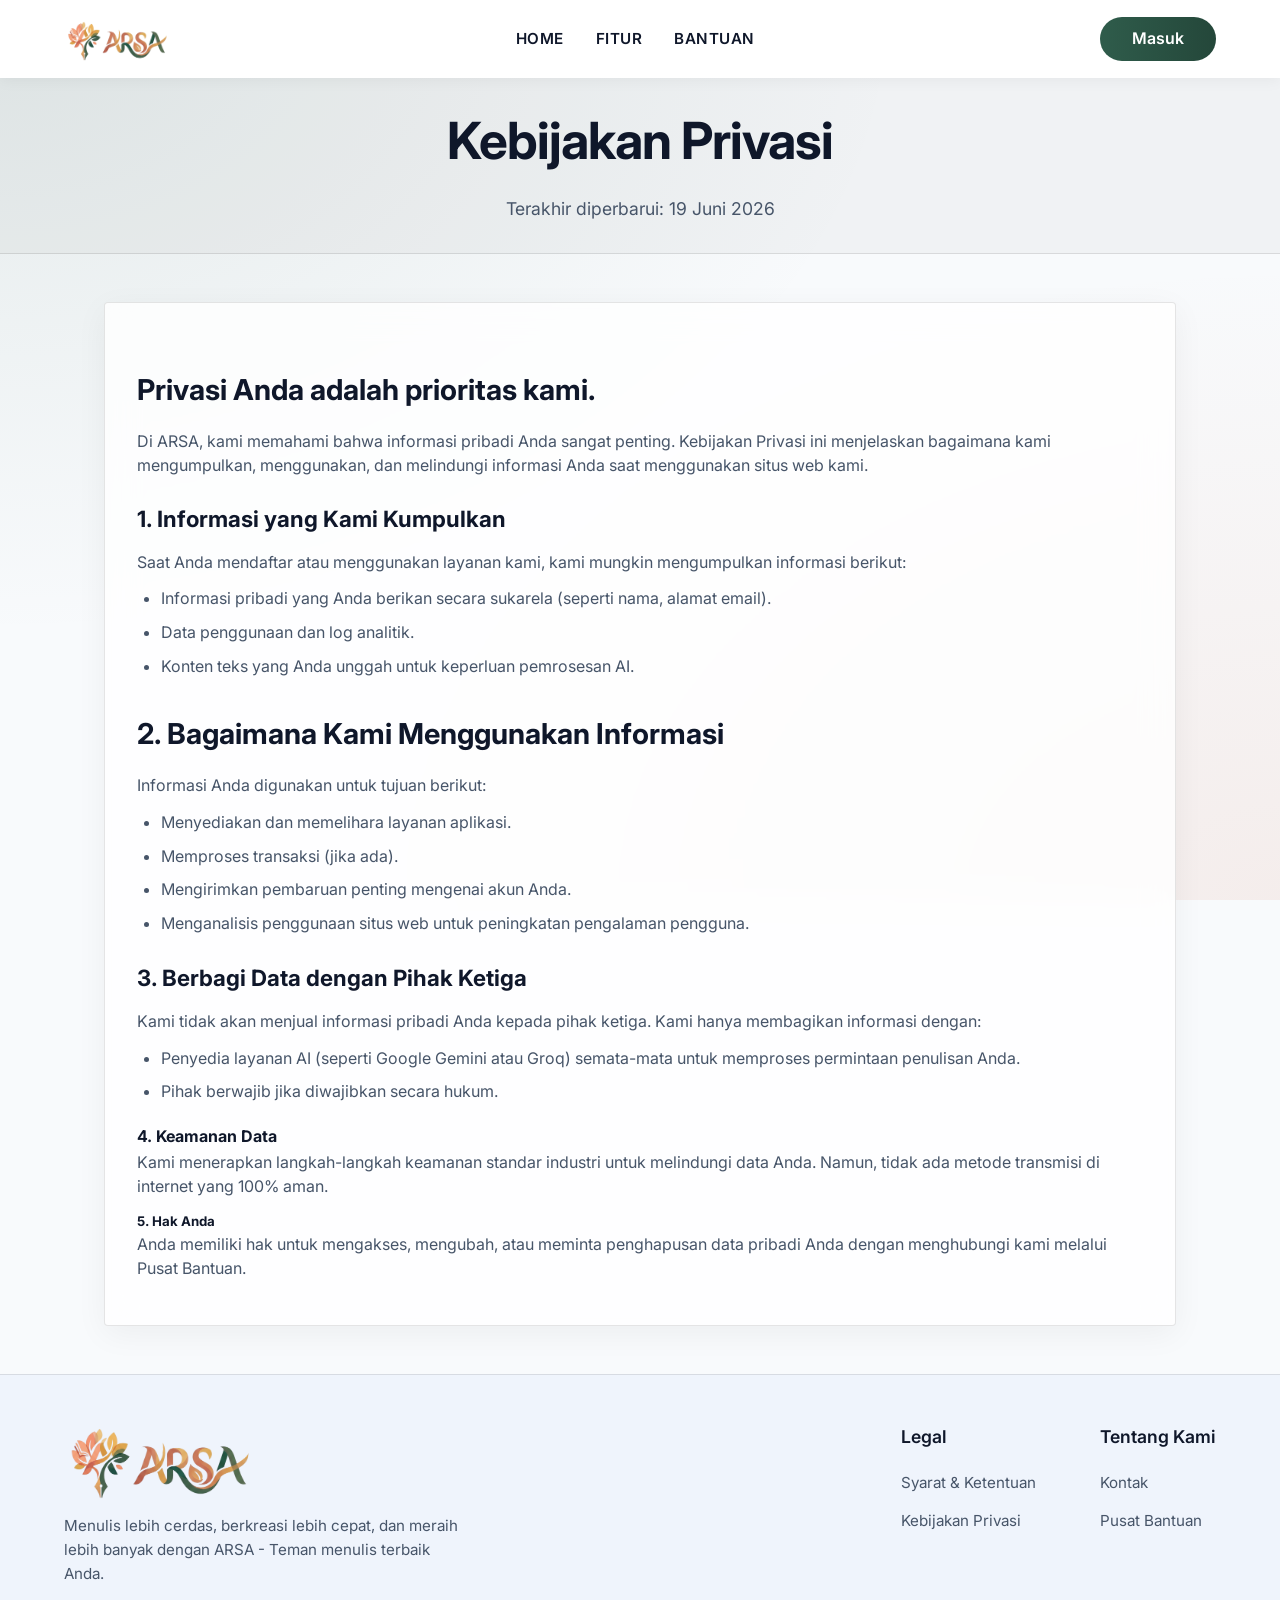
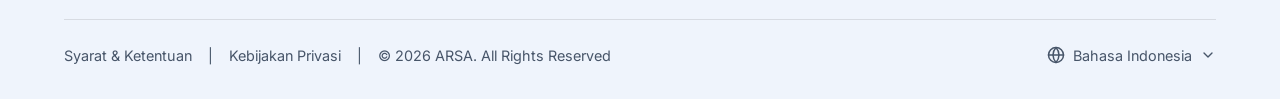
<file: frontend/privacy.html>
<!DOCTYPE html>
<html lang="id">

<head>
    <meta charset="UTF-8">
    <meta name="viewport" content="width=device-width, initial-scale=1.0">
    <title>Kebijakan Privasi - ARSA</title>
    <link rel="preconnect" href="https://fonts.googleapis.com">
    <link rel="preconnect" href="https://fonts.gstatic.com" crossorigin>
    <link href="https://fonts.googleapis.com/css2?family=Inter:wght@400;500;600;700&display=swap" rel="stylesheet">
    <link rel="stylesheet" href="landing-style.css?v=1.9">
    <link rel="stylesheet" href="landing-legal.css?v=1.0">
    <script>
        // Set theme based on app settings or system preference
        const savedTheme = localStorage.getItem('app_theme') || 'system';
        if (savedTheme === 'dark') {
            document.documentElement.setAttribute('data-theme', 'dark');
        } else if (savedTheme === 'light') {
            document.documentElement.setAttribute('data-theme', 'light');
        } else if (window.matchMedia && window.matchMedia('(prefers-color-scheme: light)').matches) {
            document.documentElement.setAttribute('data-theme', 'light');
        } else {
            document.documentElement.setAttribute('data-theme', 'dark');
        }
    </script>
</head>

<body>

    <!-- Navbar -->
    <nav class="navbar">
        <a href="index.html" class="logo">
            <img src="arsa-logo-horizontal.png" alt="ARSA Logo" height="75" style="object-fit: contain;">
        </a>
        <div class="nav-links">
            <a href="index.html" data-i18n="nav_home">HOME</a>
            <a href="index.html#features" data-i18n="nav_features">FITUR</a>
            <a href="help.html" data-i18n="nav_help">BANTUAN</a>
        </div>
        <div class="nav-actions">
            <a href="login.html" class="btn-login desktop-only" data-i18n="btn_login">Masuk</a>
            <button class="hamburger-btn mobile-only" id="hamburgerBtn" aria-label="Menu">
                <svg width="24" height="24" viewBox="0 0 24 24" fill="none" stroke="currentColor" stroke-width="2"><path d="M4 6h16M4 12h16M4 18h16"></path></svg>
            </button>
        </div>
    </nav>

    <!-- Mobile Menu Overlay -->
    <div class="mobile-menu" id="mobileMenu">
        <div class="mobile-menu-header">
            <img src="arsa-logo-horizontal.png" alt="ARSA" height="40" style="object-fit: contain;">
            <button class="close-menu-btn" id="closeMenuBtn">&times;</button>
        </div>
        <div class="mobile-nav-links">
            <a href="index.html" class="mobile-link" data-i18n="nav_home">HOME</a>
            <a href="index.html#features" class="mobile-link" data-i18n="nav_features">FITUR</a>
            <a href="help.html" class="mobile-link" data-i18n="nav_help">BANTUAN</a>
        </div>
        <div class="mobile-menu-footer">
            <a href="login.html" class="btn-login full-width" data-i18n="btn_login">Masuk</a>
        </div>
    </div>

    <!-- Header Section -->
    <header class="legal-header">
        <h1 data-i18n="privacy_title">Kebijakan Privasi</h1>
        <p data-i18n="privacy_desc">Terakhir diperbarui: 19 Juni 2026</p>
    </header>

    <!-- Main Content -->
    <main class="legal-content">
        <div class="glass">
            <h2 data-i18n="privacy_intro">Privasi Anda adalah prioritas kami.</h2>
            <p data-i18n="privacy_intro_desc">Di ARSA, kami memahami bahwa informasi pribadi Anda sangat penting. Kebijakan Privasi ini menjelaskan bagaimana kami mengumpulkan, menggunakan, dan melindungi informasi pribadi Pengguna saat menggunakan situs web kami atau layanan terkait (secara kolektif disebut "Layanan").</p>

            <h3 data-i18n="privacy_h1">1. Informasi yang Kami Kumpulkan</h3>
            <p data-i18n="privacy_p1">Saat Anda mendaftar atau menggunakan layanan kami, kami mungkin mengumpulkan informasi berikut:</p>
            <ul>
                <li data-i18n="privacy_l1_1">Informasi pribadi yang Anda berikan secara sukarela (seperti nama, alamat email).</li>
                <li data-i18n="privacy_l1_2">Data penggunaan dan log analitik.</li>
                <li data-i18n="privacy_l1_3">Konten teks yang Anda unggah untuk keperluan pemrosesan AI.</li>
            </ul>

            <h2 data-i18n="privacy_h2">2. Bagaimana Kami Menggunakan Informasi</h2>
            <p data-i18n="privacy_p2">Informasi Anda digunakan untuk tujuan berikut:</p>
            <ul>
                <li data-i18n="privacy_l2_1">Menyediakan dan memelihara layanan aplikasi.</li>
                <li data-i18n="privacy_l2_2">Memproses transaksi (jika ada).</li>
                <li data-i18n="privacy_l2_3">Mengirimkan pembaruan penting mengenai akun Anda.</li>
                <li data-i18n="privacy_l2_4">Menganalisis penggunaan situs web untuk peningkatan pengalaman pengguna.</li>
            </ul>

            <h3 data-i18n="privacy_h3">3. Berbagi Data dengan Pihak Ketiga</h3>
            <p data-i18n="privacy_p3">Kami tidak akan menjual informasi pribadi Anda kepada pihak ketiga. Kami hanya membagikan informasi dengan:</p>
            <ul>
                <li data-i18n="privacy_l3_1">Penyedia layanan AI (seperti Google Gemini atau Groq) semata-mata untuk memproses permintaan penulisan Anda.</li>
                <li data-i18n="privacy_l3_2">Pihak berwajib jika diwajibkan secara hukum.</li>
            </ul>

            <h4 data-i18n="privacy_h4">4. Keamanan Data</h4>
            <p data-i18n="privacy_p4">Kami menerapkan langkah-langkah keamanan standar industri untuk melindungi data Anda. Namun, tidak ada metode transmisi di internet yang 100% aman.</p>

            <h5 data-i18n="privacy_h5">5. Hak Anda</h5>
            <p data-i18n="privacy_p5">Anda memiliki hak untuk mengakses, mengubah, atau meminta penghapusan data pribadi Anda dengan menghubungi kami melalui Pusat Bantuan.</p>
        </div>
    </main>

    <!-- Footer -->
    <footer class="footer">
        <div class="footer-container">
            <div class="footer-brand">
                <a href="#" class="logo">
                    <img src="arsa-logo-horizontal.png" alt="ARSA Logo" height="75" style="object-fit: contain; transform: scale(1.8); transform-origin: left center;">
                </a>
                <p data-i18n="footer_desc">Menulis lebih cerdas, berkreasi lebih cepat, dan meraih lebih banyak dengan ARSA - Teman menulis terbaik Anda.</p>
            </div>
            <div class="footer-links">
                <div class="footer-column">
                    <h4 data-i18n="footer_legal">Legal</h4>
                    <ul>
                        <li><a href="terms.html" data-i18n="footer_terms">Syarat dan Ketentuan</a></li>
                        <li><a href="privacy.html" data-i18n="footer_privacy">Kebijakan Privasi</a></li>
                    </ul>
                </div>
                <div class="footer-column">
                    <h4 data-i18n="footer_about">Tentang Kami</h4>
                    <ul>
                        <li><a href="contact.html" data-i18n="footer_contact">Kontak</a></li>
                        <li><a href="help.html" data-i18n="footer_faq">Pusat Bantuan</a></li>
                    </ul>
                </div>
            </div>
        </div>
        <div class="footer-bottom">
            <div class="footer-bottom-left">
                <a href="terms.html" data-i18n="footer_terms">Syarat dan Ketentuan</a>
                <span>|</span>
                <a href="privacy.html" data-i18n="footer_privacy">Kebijakan Privasi</a>
                <span>|</span>
                <span data-i18n="footer_rights">&copy; 2026 ARSA. All Rights Reserved</span>
            </div>
            <div class="footer-bottom-right" style="position: relative; display: flex; align-items: center; gap: 0.5rem;">
                <svg width="18" height="18" viewBox="0 0 24 24" fill="none" stroke="currentColor" stroke-width="2" stroke-linecap="round" stroke-linejoin="round">
                    <circle cx="12" cy="12" r="10"></circle>
                    <line x1="2" y1="12" x2="22" y2="12"></line>
                    <path d="M12 2a15.3 15.3 0 0 1 4 10 15.3 15.3 0 0 1-4 10 15.3 15.3 0 0 1-4-10 15.3 15.3 0 0 1 4-10z"></path>
                </svg>
                <select class="global-lang-selector" style="background: transparent; border: none; color: inherit; font-size: 0.9rem; cursor: pointer; outline: none; appearance: none; padding-right: 1.5rem;">
                    <option value="id" style="color: #000;">Bahasa Indonesia</option>
                    <option value="en" style="color: #000;">English</option>
                </select>
                <svg width="16" height="16" viewBox="0 0 24 24" fill="none" stroke="currentColor" stroke-width="2" stroke-linecap="round" stroke-linejoin="round" style="position: absolute; right: 0; pointer-events: none;">
                    <polyline points="6 9 12 15 18 9"></polyline>
                </svg>
            </div>
        </div>
    </footer>

    <script>
        document.addEventListener('DOMContentLoaded', () => {
            // Navbar scroll effect
            window.addEventListener('scroll', () => {
                const nav = document.querySelector('.navbar');
                if (window.scrollY > 10) {
                    nav.style.boxShadow = '0 4px 20px rgba(0,0,0,0.1)';
                } else {
                    nav.style.boxShadow = '0 2px 15px rgba(0,0,0,0.05)';
                }
            });

            // Mobile Menu Toggle
            const hamburgerBtn = document.getElementById('hamburgerBtn');
            const closeMenuBtn = document.getElementById('closeMenuBtn');
            const mobileMenu = document.getElementById('mobileMenu');
            const mobileLinks = document.querySelectorAll('.mobile-link');

            if (hamburgerBtn && closeMenuBtn && mobileMenu) {
                hamburgerBtn.addEventListener('click', () => {
                    mobileMenu.classList.add('active');
                    document.body.style.overflow = 'hidden'; // Prevent scrolling
                });

                closeMenuBtn.addEventListener('click', () => {
                    mobileMenu.classList.remove('active');
                    document.body.style.overflow = '';
                });

                // Close menu when a link is clicked
                mobileLinks.forEach(link => {
                    link.addEventListener('click', () => {
                        mobileMenu.classList.remove('active');
                        document.body.style.overflow = '';
                    });
                });
            }
        });
    </script>
    <script src="lang.js?v=1"></script>
</body>

</html>
</file>
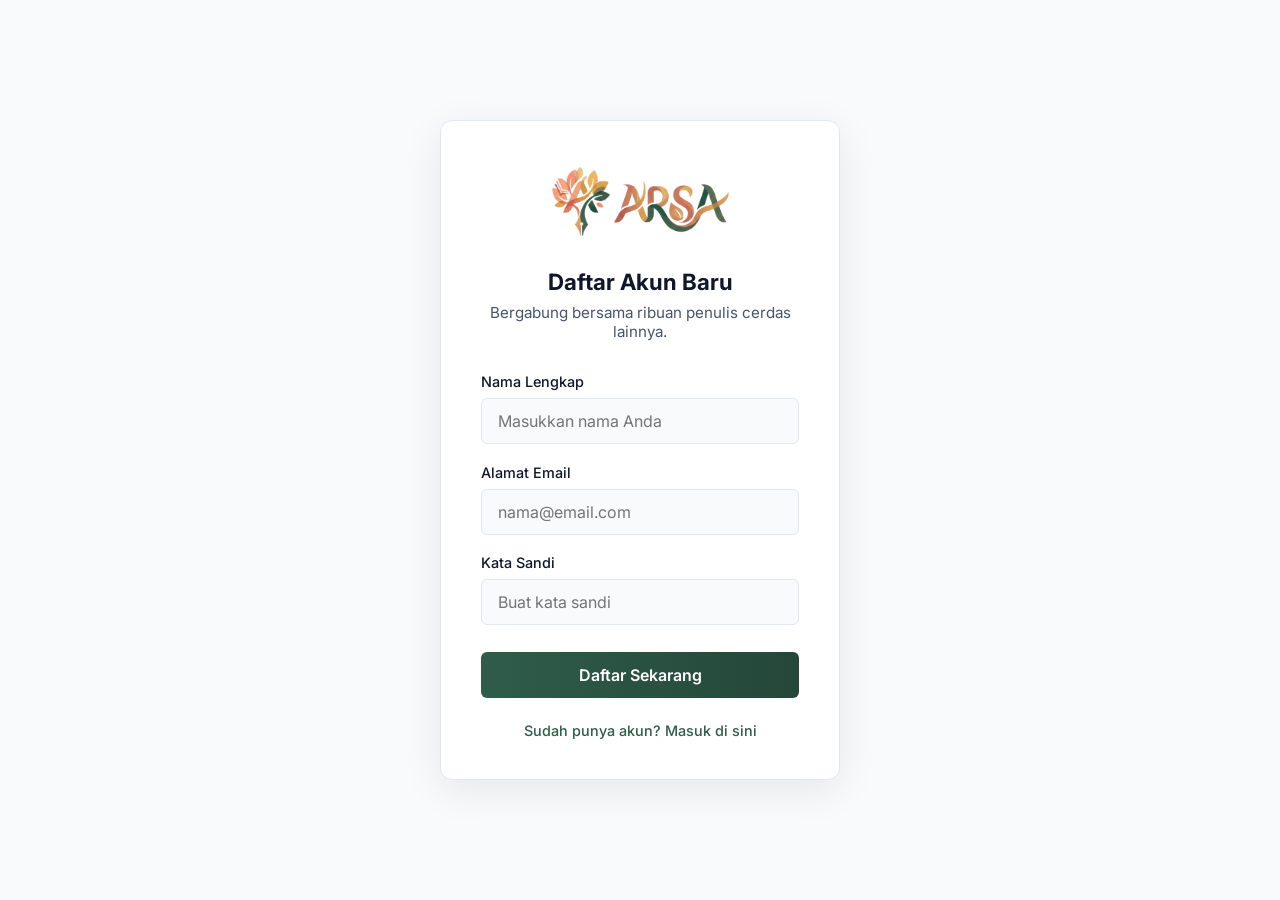
<file: frontend/register.html>
<!DOCTYPE html>
<html lang="id">

<head>
    <meta charset="UTF-8">
    <meta name="viewport" content="width=device-width, initial-scale=1.0">
    <title>Daftar - ARSA</title>
    <link rel="preconnect" href="https://fonts.googleapis.com">
    <link rel="preconnect" href="https://fonts.gstatic.com" crossorigin>
    <link href="https://fonts.googleapis.com/css2?family=Inter:wght@400;500;600;700&display=swap" rel="stylesheet">
    <script>
        // Set theme based on app settings or system preference
        const savedTheme = localStorage.getItem('app_theme') || 'system';
        if (savedTheme === 'dark') {
            document.documentElement.setAttribute('data-theme', 'dark');
        } else if (savedTheme === 'light') {
            document.documentElement.setAttribute('data-theme', 'light');
        } else if (window.matchMedia && window.matchMedia('(prefers-color-scheme: light)').matches) {
            document.documentElement.setAttribute('data-theme', 'light');
        } else {
            document.documentElement.setAttribute('data-theme', 'dark');
        }
    </script>
    <style>
        :root {
            --primary: #2F5C4B;
            --primary-hover: #24473a;
            --bg-color: #0f111a;
            --panel-bg: #191c29;
            --text-main: #f0f2f5;
            --text-muted: #9aa0a6;
            --border-color: #2a2d3d;
        }

        :root[data-theme="light"] {
            --bg-color: #f8fafc;
            --panel-bg: #ffffff;
            --text-main: #0f172a;
            --text-muted: #475569;
            --border-color: #e2e8f0;
        }

        * {
            margin: 0;
            padding: 0;
            box-sizing: border-box;
            font-family: 'Inter', sans-serif;
        }

        body {
            background-color: var(--bg-color);
            color: var(--text-main);
            display: flex;
            align-items: center;
            justify-content: center;
            min-height: 100vh;
            padding: 2rem 1rem; /* Added 1rem horizontal padding for mobile */
        }

        .login-container {
            background: var(--panel-bg);
            padding: 2.5rem;
            border-radius: 12px;
            box-shadow: 0 10px 40px rgba(0, 0, 0, 0.08);
            width: 100%;
            max-width: 400px;
            text-align: center;
            border: 1px solid var(--border-color);
        }

        .logo {
            display: flex;
            align-items: center;
            justify-content: center;
            gap: 0.5rem;
            margin-bottom: 2rem;
            text-decoration: none;
        }

        .logo svg {
            color: var(--primary);
            stroke-width: 3;
            filter: drop-shadow(0 0 8px rgba(47, 92, 75, 0.4));
        }

        .brand-name {
            font-size: 1.6rem;
            font-weight: 700;
            letter-spacing: -0.02em;
            color: var(--text-main);
        }

        .brand-name .highlight {
            color: var(--primary);
        }

        h1 {
            font-size: 1.4rem;
            margin-bottom: 0.5rem;
        }

        p.subtitle {
            color: var(--text-muted);
            margin-bottom: 2rem;
            font-size: 0.95rem;
        }

        .form-group {
            text-align: left;
            margin-bottom: 1.2rem;
        }

        .form-group label {
            display: block;
            margin-bottom: 0.5rem;
            font-weight: 500;
            font-size: 0.9rem;
        }

        .form-control {
            width: 100%;
            padding: 0.75rem 1rem;
            border: 1px solid var(--border-color);
            border-radius: 6px;
            font-size: 1rem;
            background-color: var(--bg-color);
            color: var(--text-main);
            transition: border-color 0.2s;
        }

        .form-control:focus {
            outline: none;
            border-color: var(--primary);
        }

        .btn-primary {
            width: 100%;
            background: linear-gradient(90deg, #2F5C4B, #24473a);
            color: white;
            padding: 0.8rem;
            border: none;
            border-radius: 6px;
            font-weight: 600;
            font-size: 1rem;
            cursor: pointer;
            transition: transform 0.2s, box-shadow 0.2s;
            margin-top: 0.5rem;
        }

        .btn-primary:hover {
            transform: translateY(-2px);
            box-shadow: 0 4px 15px rgba(47, 92, 75, 0.4);
        }

        .divider {
            display: flex;
            align-items: center;
            text-align: center;
            margin: 1.5rem 0;
            color: var(--text-muted);
            font-size: 0.9rem;
        }

        .divider::before,
        .divider::after {
            content: '';
            flex: 1;
            border-bottom: 1px solid var(--border-color);
        }

        .divider:not(:empty)::before {
            margin-right: .25em;
        }

        .divider:not(:empty)::after {
            margin-left: .25em;
        }

        .btn-google {
            width: 100%;
            background: white;
            color: #3c4043;
            padding: 0.8rem;
            border: 1px solid #dadce0;
            border-radius: 6px;
            font-weight: 500;
            font-size: 1rem;
            cursor: pointer;
            display: flex;
            align-items: center;
            justify-content: center;
            gap: 0.75rem;
            transition: background 0.2s;
        }

        .btn-google:not(.disabled):hover {
            background: #f8f9fa;
        }

        .btn-google.disabled {
            opacity: 0.6;
            cursor: not-allowed;
            background: #f1f3f4;
        }

        .btn-google img {
            width: 20px;
            height: 20px;
        }

        .footer-link {
            margin-top: 1.5rem;
            font-size: 0.9rem;
            color: var(--text-muted);
        }

        .footer-link a {
            color: var(--primary);
            text-decoration: none;
            font-weight: 500;
        }

        .footer-link a:hover {
            text-decoration: underline;
        }

        /* Mobile Responsiveness */
        @media (max-width: 480px) {
            .login-container {
                padding: 1.5rem;
            }
            h1 {
                font-size: 1.25rem;
            }
            .brand-name {
                font-size: 1.4rem;
            }
            .form-control {
                font-size: 0.95rem;
            }
        }
    </style>
</head>

<body>
    <div class="login-container">
        <a href="index.html" class="logo">
            <img src="arsa-logo-horizontal.png" alt="ARSA Logo" height="75" style="object-fit: contain; transform: scale(1.8); transform-origin: center center;">
        </a>

        <h1 data-i18n="auth_title_register">Buat Akun Baru</h1>
        <p class="subtitle" data-i18n="auth_subtitle_register">Bergabunglah dan mulai buat artikel dengan ARSA</p>

        <form id="registerForm">
            <div class="form-group">
                <label for="name" data-i18n="auth_label_name">Nama Lengkap</label>
                <input type="text" id="name" class="form-control" placeholder="Nama Anda" data-i18n="contact_ph_name" required>
            </div>
            <div class="form-group">
                <label for="email" data-i18n="auth_label_email">Email</label>
                <input type="email" id="email" class="form-control" placeholder="nama@email.com" data-i18n="contact_ph_email" required>
            </div>
            <div class="form-group">
                <label for="password" data-i18n="auth_label_pwd">Password</label>
                <input type="password" id="password" class="form-control" placeholder="Buat kata sandi" required>
            </div>
            <button type="submit" class="btn-primary" data-i18n="auth_btn_register">Daftar Sekarang</button>
        </form>

        <!-- <div class="divider">atau daftar dengan</div>

        <button type="button" class="btn-google disabled"
            onclick="alert('Fitur Daftar dengan Google saat ini sedang dalam tahap pengembangan dan belum tersedia.')">
            <img src="https://www.svgrepo.com/show/475656/google-color.svg" alt="Google Logo">
            Daftar dengan Google (Segera Hadir)
        </button> -->

        <p class="footer-link"><a href="login.html" data-i18n="auth_link_login">Sudah punya akun? Masuk di sini</a></p>
    </div>

    <script>
        // [PENTING] URL Otak/Backend Render kita
        const CLOUD_BACKEND_URL = 'https://generatorartikelotomatis.onrender.com';
        const API_BASE_URL = (window.location.hostname === 'localhost' || window.location.hostname === '127.0.0.1') && window.location.port === '5500' ? 'http://localhost:8000' : CLOUD_BACKEND_URL;

        // Bouncer: Cek memori, kalau sudah login, langsung usir kembali ke Dashboard!
        document.addEventListener('DOMContentLoaded', () => {
            if (localStorage.getItem('ARSA_logged_in') === 'true' && localStorage.getItem('ARSA_token')) {
                window.location.replace('app.html');
            }
        });

        document.getElementById('registerForm').addEventListener('submit', async function (e) {
            e.preventDefault(); // Mencegah reload halaman

            const name = document.getElementById('name').value;
            const email = document.getElementById('email').value;
            const password = document.getElementById('password').value;
            const submitBtn = document.querySelector('.btn-primary');

            submitBtn.disabled = true;

            try {
                const response = await fetch(API_BASE_URL + '/api/auth/register', {
                    method: 'POST',
                    headers: {
                        'Content-Type': 'application/json'
                    },
                    body: JSON.stringify({ name, email, password })
                });

                const data = await response.json();

                if (response.ok) {
                    alert(data.message || 'Pendaftaran berhasil!\nSilakan periksa email Anda untuk verifikasi.');
                    window.location.replace('login.html');
                } else {
                    alert('Gagal mendaftar: ' + (data.detail || 'Terjadi kesalahan'));
                    submitBtn.textContent = 'Daftar Sekarang';
                    submitBtn.disabled = false;
                }
            } catch (err) {
                alert('Tidak dapat terhubung ke server backend (Pastikan backend berjalan).');
                submitBtn.textContent = 'Daftar Sekarang';
                submitBtn.disabled = false;
            }
        });
    </script>
    <script src="lang.js?v=1"></script>
</body>

</html>
</file>
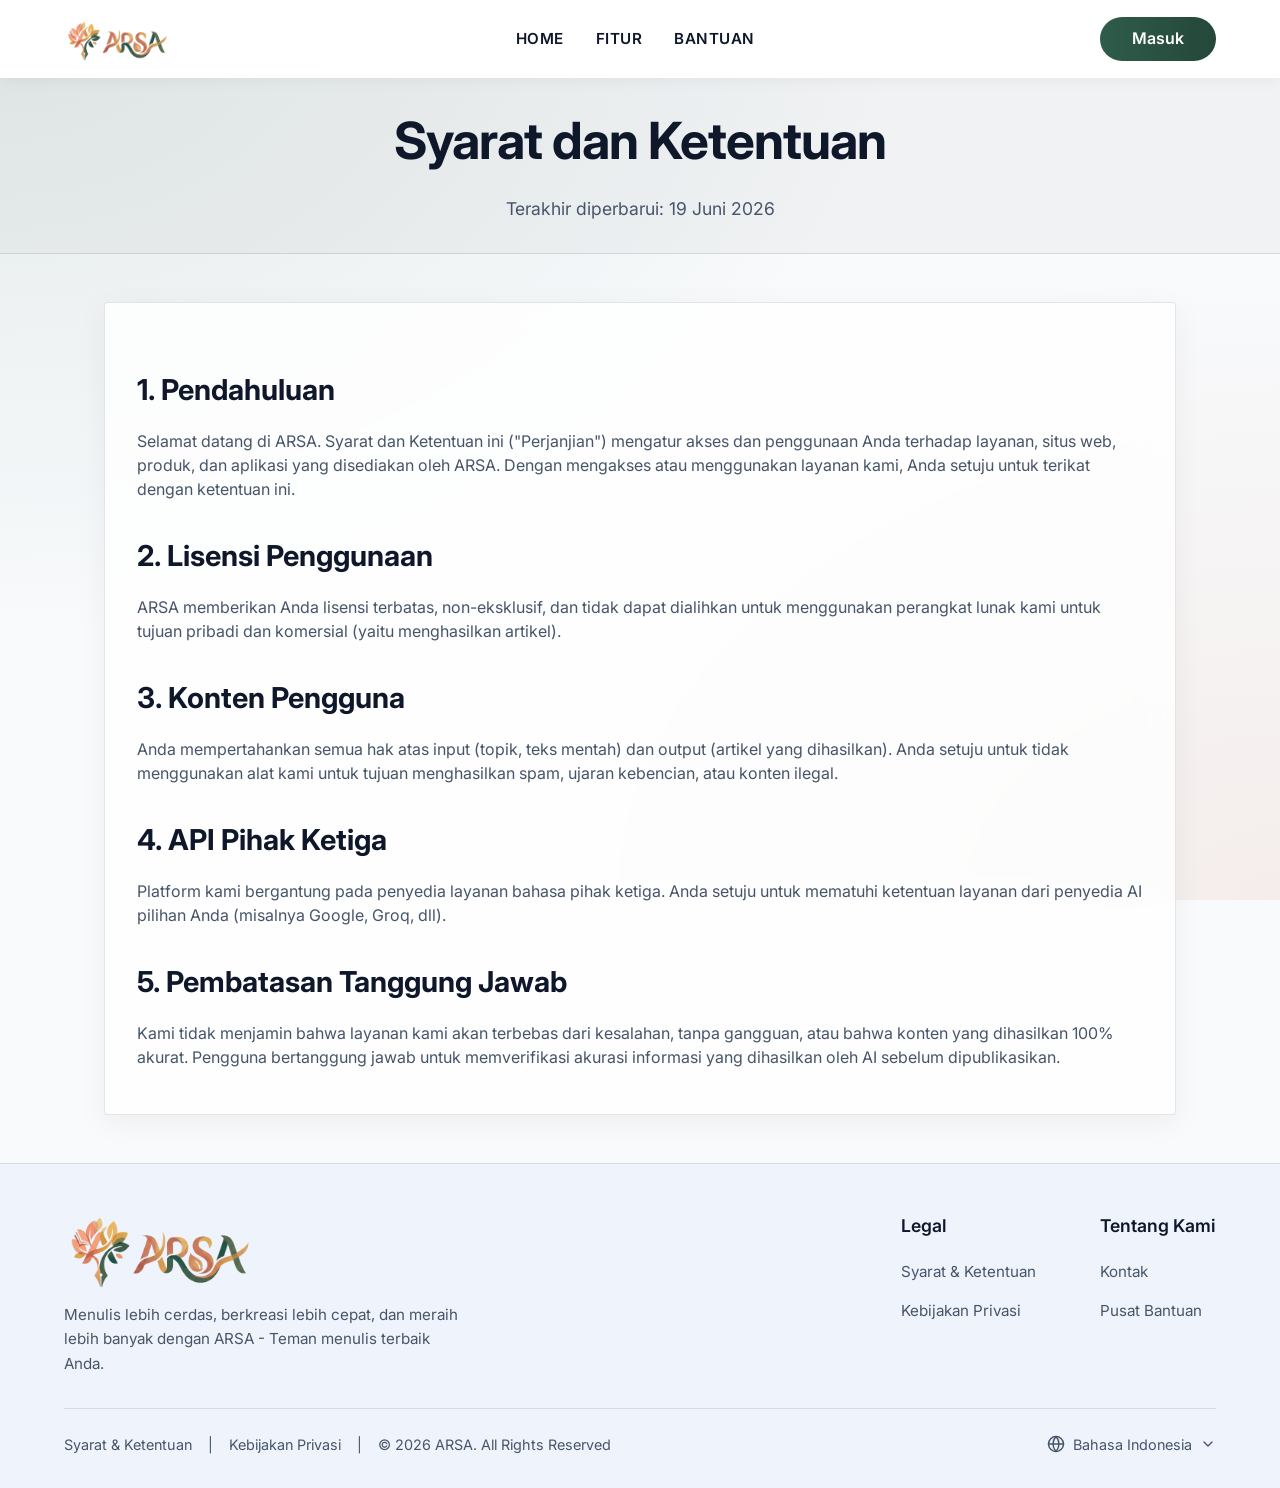
<file: frontend/terms.html>
<!DOCTYPE html>
<html lang="id">

<head>
    <meta charset="UTF-8">
    <meta name="viewport" content="width=device-width, initial-scale=1.0">
    <title>Syarat dan Ketentuan - ARSA</title>
    <link rel="preconnect" href="https://fonts.googleapis.com">
    <link rel="preconnect" href="https://fonts.gstatic.com" crossorigin>
    <link href="https://fonts.googleapis.com/css2?family=Inter:wght@400;500;600;700&display=swap" rel="stylesheet">
    <link rel="stylesheet" href="landing-style.css?v=1.9">
    <link rel="stylesheet" href="landing-legal.css?v=1.0">
    <script>
        // Set theme based on app settings or system preference
        const savedTheme = localStorage.getItem('app_theme') || 'system';
        if (savedTheme === 'dark') {
            document.documentElement.setAttribute('data-theme', 'dark');
        } else if (savedTheme === 'light') {
            document.documentElement.setAttribute('data-theme', 'light');
        } else if (window.matchMedia && window.matchMedia('(prefers-color-scheme: light)').matches) {
            document.documentElement.setAttribute('data-theme', 'light');
        } else {
            document.documentElement.setAttribute('data-theme', 'dark');
        }
    </script>
</head>

<body>

    <!-- Navbar -->
    <nav class="navbar">
        <a href="index.html" class="logo">
            <img src="arsa-logo-horizontal.png" alt="ARSA Logo" height="75" style="object-fit: contain;">
        </a>
        <div class="nav-links">
            <a href="index.html" data-i18n="nav_home">HOME</a>
            <a href="index.html#features" data-i18n="nav_features">FITUR</a>
            <a href="help.html" data-i18n="nav_help">BANTUAN</a>
        </div>
        <div class="nav-actions">
            <a href="login.html" class="btn-login desktop-only" data-i18n="btn_login">Masuk</a>
            <button class="hamburger-btn mobile-only" id="hamburgerBtn" aria-label="Menu">
                <svg width="24" height="24" viewBox="0 0 24 24" fill="none" stroke="currentColor" stroke-width="2"><path d="M4 6h16M4 12h16M4 18h16"></path></svg>
            </button>
        </div>
    </nav>

    <!-- Mobile Menu Overlay -->
    <div class="mobile-menu" id="mobileMenu">
        <div class="mobile-menu-header">
            <img src="arsa-logo-horizontal.png" alt="ARSA" height="40" style="object-fit: contain;">
            <button class="close-menu-btn" id="closeMenuBtn">&times;</button>
        </div>
        <div class="mobile-nav-links">
            <a href="index.html" class="mobile-link" data-i18n="nav_home">HOME</a>
            <a href="index.html#features" class="mobile-link" data-i18n="nav_features">FITUR</a>
            <a href="help.html" class="mobile-link" data-i18n="nav_help">BANTUAN</a>
        </div>
        <div class="mobile-menu-footer">
            <a href="login.html" class="btn-login full-width" data-i18n="btn_login">Masuk</a>
        </div>
    </div>

    <!-- Header Section -->
    <header class="legal-header">
        <h1 data-i18n="terms_title">Syarat dan Ketentuan</h1>
        <p data-i18n="terms_desc">Tanggal Efektif: 19 Juni 2026</p>
    </header>

    <!-- Main Content -->
    <main class="legal-content">
        <div class="glass">
            <h2 data-i18n="terms_intro">1. Pendahuluan</h2>
            <p data-i18n="terms_intro_desc">Selamat datang di ARSA. Syarat dan Ketentuan ini ("Perjanjian") mengatur akses dan penggunaan Anda terhadap layanan, situs web, produk, dan aplikasi kami (secara kolektif disebut "Layanan"). Dengan mengakses atau menggunakan Layanan kami, Anda setuju untuk terikat oleh Perjanjian ini. Jika Anda tidak setuju dengan ketentuan apa pun di sini, mohon untuk tidak menggunakan Layanan kami.</p>

            <h2 data-i18n="terms_h2">2. Lisensi Penggunaan</h2>
            <p data-i18n="terms_p2">ARSA memberikan Anda lisensi terbatas, non-eksklusif, dan tidak dapat dialihkan untuk menggunakan perangkat lunak kami untuk tujuan pribadi dan komersial (yaitu menghasilkan artikel).</p>

            <h2 data-i18n="terms_h3">3. Konten Pengguna</h2>
            <p data-i18n="terms_p3">Anda mempertahankan semua hak atas input (topik, teks mentah) dan output (artikel yang dihasilkan). Anda setuju untuk tidak menggunakan alat kami untuk tujuan menghasilkan spam, ujaran kebencian, atau konten ilegal.</p>

            <h2 data-i18n="terms_h4">4. API Pihak Ketiga</h2>
            <p data-i18n="terms_p4">Platform kami bergantung pada penyedia layanan bahasa pihak ketiga. Anda setuju untuk mematuhi ketentuan layanan dari penyedia AI pilihan Anda (misalnya Google, Groq, dll).</p>

            <h2 data-i18n="terms_h5">5. Pembatasan Tanggung Jawab</h2>
            <p data-i18n="terms_p5">Kami tidak menjamin bahwa layanan kami akan terbebas dari kesalahan, tanpa gangguan, atau bahwa konten yang dihasilkan 100% akurat. Pengguna bertanggung jawab untuk memverifikasi akurasi informasi yang dihasilkan oleh AI sebelum dipublikasikan.</p>
        </div>
    </main>

    <!-- Footer -->
    <footer class="footer">
        <div class="footer-container">
            <div class="footer-brand">
                <a href="#" class="logo">
                    <img src="arsa-logo-horizontal.png" alt="ARSA Logo" height="75" style="object-fit: contain; transform: scale(1.8); transform-origin: left center;">
                </a>
                <p data-i18n="footer_desc">Menulis lebih cerdas, berkreasi lebih cepat, dan meraih lebih banyak dengan ARSA - Teman menulis terbaik Anda.</p>
            </div>
            <div class="footer-links">
                <div class="footer-column">
                    <h4 data-i18n="footer_legal">Legal</h4>
                    <ul>
                        <li><a href="terms.html" data-i18n="footer_terms">Syarat dan Ketentuan</a></li>
                        <li><a href="privacy.html" data-i18n="footer_privacy">Kebijakan Privasi</a></li>
                    </ul>
                </div>
                <div class="footer-column">
                    <h4 data-i18n="footer_about">Tentang Kami</h4>
                    <ul>
                        <li><a href="contact.html" data-i18n="footer_contact">Kontak</a></li>
                        <li><a href="help.html" data-i18n="footer_faq">Pusat Bantuan</a></li>
                    </ul>
                </div>
            </div>
        </div>
        <div class="footer-bottom">
            <div class="footer-bottom-left">
                <a href="terms.html" data-i18n="footer_terms">Syarat dan Ketentuan</a>
                <span>|</span>
                <a href="privacy.html" data-i18n="footer_privacy">Kebijakan Privasi</a>
                <span>|</span>
                <span data-i18n="footer_rights">&copy; 2026 ARSA. All Rights Reserved</span>
            </div>
            <div class="footer-bottom-right" style="position: relative; display: flex; align-items: center; gap: 0.5rem;">
                <svg width="18" height="18" viewBox="0 0 24 24" fill="none" stroke="currentColor" stroke-width="2" stroke-linecap="round" stroke-linejoin="round">
                    <circle cx="12" cy="12" r="10"></circle>
                    <line x1="2" y1="12" x2="22" y2="12"></line>
                    <path d="M12 2a15.3 15.3 0 0 1 4 10 15.3 15.3 0 0 1-4 10 15.3 15.3 0 0 1-4-10 15.3 15.3 0 0 1 4-10z"></path>
                </svg>
                <select class="global-lang-selector" style="background: transparent; border: none; color: inherit; font-size: 0.9rem; cursor: pointer; outline: none; appearance: none; padding-right: 1.5rem;">
                    <option value="id" style="color: #000;">Bahasa Indonesia</option>
                    <option value="en" style="color: #000;">English</option>
                </select>
                <svg width="16" height="16" viewBox="0 0 24 24" fill="none" stroke="currentColor" stroke-width="2" stroke-linecap="round" stroke-linejoin="round" style="position: absolute; right: 0; pointer-events: none;">
                    <polyline points="6 9 12 15 18 9"></polyline>
                </svg>
            </div>
        </div>
    </footer>

    <script>
        document.addEventListener('DOMContentLoaded', () => {
            // Navbar scroll effect
            window.addEventListener('scroll', () => {
                const nav = document.querySelector('.navbar');
                if (window.scrollY > 10) {
                    nav.style.boxShadow = '0 4px 20px rgba(0,0,0,0.1)';
                } else {
                    nav.style.boxShadow = '0 2px 15px rgba(0,0,0,0.05)';
                }
            });

            // Mobile Menu Toggle
            const hamburgerBtn = document.getElementById('hamburgerBtn');
            const closeMenuBtn = document.getElementById('closeMenuBtn');
            const mobileMenu = document.getElementById('mobileMenu');
            const mobileLinks = document.querySelectorAll('.mobile-link');

            if (hamburgerBtn && closeMenuBtn && mobileMenu) {
                hamburgerBtn.addEventListener('click', () => {
                    mobileMenu.classList.add('active');
                    document.body.style.overflow = 'hidden'; // Prevent scrolling
                });

                closeMenuBtn.addEventListener('click', () => {
                    mobileMenu.classList.remove('active');
                    document.body.style.overflow = '';
                });

                // Close menu when a link is clicked
                mobileLinks.forEach(link => {
                    link.addEventListener('click', () => {
                        mobileMenu.classList.remove('active');
                        document.body.style.overflow = '';
                    });
                });
            }
        });
    </script>
    <script src="lang.js?v=1"></script>
</body>

</html>
</file>
<file: frontend/landing-style.css>
:root {
  --primary: #2F5C4B;
  --accent: #D47A5A;
  --primary-hover: #24473a;
  --bg-color: #0f111a;
  --panel-bg: rgba(25, 28, 41, 0.6);
  --navbar-bg: rgba(15, 17, 26, 0.95);
  --panel-border: rgba(255, 255, 255, 0.08);
  --text-main: #f0f2f5;
  --text-muted: #9aa0a6;
  --bg-image: radial-gradient(at 0% 0%, rgba(47, 92, 75, 0.15) 0px, transparent 50%), radial-gradient(at 100% 100%, rgba(212, 122, 90, 0.15) 0px, transparent 50%);
  --panel-backdrop: blur(16px);
  --panel-shadow: 0 8px 32px 0 rgba(0, 0, 0, 0.37);
}

:root[data-theme="light"] {
  --bg-color: #f8fafc;
  --panel-bg: rgba(255, 255, 255, 0.8);
  --navbar-bg: rgba(255, 255, 255, 0.98);
  --showcase-bg: rgba(0, 0, 0, 0.03);
  --panel-border: rgba(0, 0, 0, 0.1);
  --text-main: #0f172a;
  --text-muted: #475569;
  --bg-image: radial-gradient(at 0% 0%, rgba(47, 92, 75, 0.1) 0px, transparent 50%), radial-gradient(at 100% 100%, rgba(212, 122, 90, 0.1) 0px, transparent 50%);
  --panel-shadow: 0 8px 32px 0 rgba(0, 0, 0, 0.05);
}

* {
  margin: 0;
  padding: 0;
  box-sizing: border-box;
  font-family: 'Inter', sans-serif;
}

body {
  background-color: var(--bg-color);
  background-image: var(--bg-image);
  background-attachment: fixed;
  color: var(--text-main);
  overflow-x: hidden;
  line-height: 1.6;
}

.glass {
  background: var(--panel-bg);
  backdrop-filter: var(--panel-backdrop);
  -webkit-backdrop-filter: var(--panel-backdrop);
  border: 1px solid var(--panel-border);
  border-radius: 4px; /* Clean sharp corners matching main app */
  box-shadow: var(--panel-shadow);
}

/* Navbar */
.navbar {
  display: flex;
  justify-content: space-between;
  align-items: center;
  padding: 0.1rem 5%;
  position: fixed;
  top: 0;
  width: 100%;
  z-index: 100;
  background: var(--navbar-bg);
  backdrop-filter: blur(10px);
  -webkit-backdrop-filter: blur(10px);
  box-shadow: 0 2px 15px rgba(0,0,0,0.05);
  transition: all 0.3s ease;
}

.logo {
  font-size: 1.4rem;
  font-weight: 700;
  display: flex;
  align-items: center;
  gap: 0.75rem;
  color: var(--text-main);
  letter-spacing: -0.03em;
  text-decoration: none;
}

.logo svg {
  color: var(--primary); /* Uses the primary theme color */
  stroke-width: 3;
  filter: drop-shadow(0 0 8px rgba(47, 92, 75, 0.4));
}

.nav-links {
  display: flex;
  gap: 2rem;
}

.nav-links a {
  text-decoration: none;
  color: var(--text-main);
  font-weight: 600;
  font-size: 0.95rem;
  transition: color 0.2s;
  letter-spacing: 0.5px;
}

.nav-links a:hover {
  color: #2F5C4B;
}

.btn-login {
  background: linear-gradient(90deg, #2F5C4B, #24473a);
  color: white;
  padding: 0.6rem 2rem;
  border-radius: 50px;
  text-decoration: none;
  font-weight: 600;
  font-size: 1rem;
  transition: transform 0.2s, box-shadow 0.2s;
  display: inline-block;
}

.btn-login:hover {
  transform: translateY(-2px);
  box-shadow: 0 4px 15px rgba(47, 92, 75, 0.4);
}

/* Reusable inline brand text style */
.brand-name {
  font-weight: 700;
  letter-spacing: -0.02em;
  color: var(--text-main);
}

.brand-name .highlight {
  color: #2F5C4B;
}

.btn-primary {
  background: var(--primary);
  color: white;
  padding: 0.6rem 1.2rem;
  border-radius: 4px;
  text-decoration: none;
  font-weight: 500;
  transition: background 0.2s, box-shadow 0.2s, transform 0.3s ease;
  display: inline-flex;
  align-items: center;
  justify-content: center;
  gap: 0.5rem;
  border: none;
  cursor: pointer;
}

.btn-primary:hover {
  background: var(--primary-hover);
  box-shadow: 0 4px 15px rgba(47, 92, 75, 0.3);
  transform: translateY(-2px);
}

/* Hero Section */
.hero {
  min-height: 100vh;
  display: flex;
  align-items: stretch; /* Memaksa gambar stretch atas-bawah */
  justify-content: space-between;
  padding-top: 0; /* Dihapus agar gambar menembus ke atap (bawah navbar) */
  padding-left: max(5%, calc((100vw - 1400px) / 2));
  padding-right: 0;
  gap: 4rem;
}

.hero-content {
  flex: 1;
  max-width: 650px;
  display: flex;
  flex-direction: column;
  justify-content: center; /* Menjaga teks tetap di tengah secara vertikal */
  align-items: flex-start; /* Mencegah elemen seperti badge memanjang penuh */
  padding-top: calc(80px + 5rem); /* Mengamankan teks dari tumpang tindih dengan navbar */
  padding-bottom: 5rem;
  animation: fadeInLeft 1s ease-out;
}

.hero-image-container {
  flex: 1;
  display: flex;
  justify-content: flex-end;
  align-items: stretch; /* Memaksa gambar untuk stretch */
  animation: fadeInRight 1s ease-out;
}

.hero-image-container img {
  width: 100%;
  max-width: 550px;
  height: 100%; /* Memaksa gambar mengisi penuh dari atas ke bawah */
  object-fit: cover;
  border-radius: 0;
  border: none; /* Dihapus agar terlihat menyatu bersih dengan layar */
  box-shadow: 0 10px 30px rgba(0, 0, 0, 0.3);
}

.hero-badge {
  display: inline-block;
  background: rgba(47, 92, 75, 0.1);
  color: var(--primary);
  padding: 0.4rem 0.8rem;
  border-radius: 4px;
  font-size: 0.85rem;
  font-weight: 500;
  margin-bottom: 1.5rem;
  border: 1px solid rgba(47, 92, 75, 0.2);
}

.hero h1 {
  font-size: clamp(2rem, 4vw, 3.5rem);
  font-weight: 700;
  line-height: 1.2;
  margin-bottom: 1.2rem;
  letter-spacing: -0.02em;
}

.hero h1 span {
  color: var(--primary);
}

.hero p {
  font-size: 1.1rem;
  color: var(--text-muted);
  max-width: 500px;
  margin-bottom: 2rem;
  line-height: 1.6;
}

.hero-cta {
  display: flex;
  gap: 1rem;
}

.btn-secondary {
  background: transparent;
  color: var(--text-main);
  padding: 0.6rem 1.2rem;
  border-radius: 4px;
  text-decoration: none;
  font-weight: 500;
  border: 1px solid var(--panel-border);
  transition: all 0.2s;
}

.btn-secondary:hover {
  background: rgba(255, 255, 255, 0.05);
  border-color: rgba(255, 255, 255, 0.2);
}

/* Features */
.features {
  padding: 5rem 5%;
  max-width: 1400px;
  margin: 0 auto;
}

.section-header {
  text-align: center;
  margin-bottom: 3rem;
}

.section-title {
  font-size: 2.2rem;
  font-weight: 600;
  margin-bottom: 1rem;
  letter-spacing: -0.02em;
}

.section-subtitle {
  color: var(--text-muted);
  font-size: 1.1rem;
  max-width: 600px;
  margin: 0 auto;
}

.features-grid {
  display: grid;
  grid-template-columns: repeat(auto-fit, minmax(280px, 1fr));
  gap: 2rem;
}

.feature-card {
  padding: 2rem;
  border-radius: 4px;
  transition: transform 0.2s ease, border-color 0.2s;
  text-align: left;
}

.feature-card:hover {
  transform: translateY(-4px);
  border-color: var(--primary);
}

.feature-icon {
  width: 40px;
  height: 40px;
  display: flex;
  align-items: center;
  justify-content: center;
  margin-bottom: 1.5rem;
  color: var(--primary);
}

.feature-card h3 {
  font-size: 1.1rem;
  font-weight: 600;
  margin-bottom: 0.8rem;
  color: var(--text-main);
}

.feature-card p {
  color: var(--text-muted);
  font-size: 0.95rem;
}

/* Showcase Section (For the Articles Image) */
.showcase {
  padding-top: 0;
  padding-bottom: 0;
  padding-left: 0;
  padding-right: max(5%, calc((100vw - 1400px) / 2));
  background: var(--showcase-bg, rgba(0,0,0,0.2));
  border-top: 1px solid var(--panel-border);
  border-bottom: 1px solid var(--panel-border);
}

.showcase-container {
  display: flex;
  align-items: stretch; /* Agar gambar bisa direntangkan penuh atas-bawah */
  gap: 4rem;
}

.showcase-content {
  flex: 1;
  max-width: 650px; /* Menyamakan batas lebar teks dengan bagian atas */
  display: flex;
  flex-direction: column;
  justify-content: center;
  align-items: flex-start; /* Mencegah elemen memanjang penuh */
  padding: 5rem 0;
}

.showcase-content h2 {
  font-size: 2rem;
  font-weight: 600;
  margin-bottom: 1.2rem;
  letter-spacing: -0.02em;
}

.showcase-content p {
  color: var(--text-muted);
  font-size: 1.1rem;
  margin-bottom: 2rem;
}

.showcase-image {
  flex: 1;
  display: flex;
  justify-content: flex-start; /* Gambar ditarik ke paling kiri */
}

.showcase-image img {
  width: 100%;
  max-width: 550px; /* Menyamakan ukuran dengan gambar atas */
  height: 100%;
  object-fit: cover;
  border-radius: 0; /* Disamakan dengan gambar atas (siku-siku tajam) */
  border: none;
  box-shadow: 0 20px 40px rgba(0,0,0,0.4);
}

/* Footer */
.footer {
  background-color: var(--footer-bg, #0f111a);
  padding: 3rem 5% 2rem;
  color: var(--text-main);
  border-top: 1px solid var(--panel-border);
}

:root[data-theme="light"] .footer {
  --footer-bg: #eff4fc;
}

.footer-container {
  max-width: 1400px;
  margin: 0 auto;
  display: flex;
  justify-content: space-between;
  flex-wrap: wrap;
  gap: 2rem;
  margin-bottom: 2rem;
}

.footer-brand {
  flex: 1;
  min-width: 300px;
  max-width: 400px;
}

.footer-brand .logo {
  font-size: 1.8rem;
  margin-bottom: 1rem;
  display: inline-flex;
}

.footer-brand p {
  color: var(--text-muted);
  line-height: 1.6;
  font-size: 0.95rem;
}

.footer-links {
  display: flex;
  gap: 4rem;
  flex-wrap: wrap;
}

.footer-column h4 {
  font-size: 1.1rem;
  font-weight: 600;
  margin-bottom: 1.2rem;
  color: var(--text-main);
}

.footer-column ul {
  list-style: none;
}

.footer-column ul li {
  margin-bottom: 0.8rem;
}

.footer-column ul li a {
  text-decoration: none;
  color: var(--text-muted);
  transition: color 0.2s;
  font-size: 0.95rem;
}

.footer-column ul li a:hover {
  color: var(--primary);
}

.footer-bottom {
  max-width: 1400px;
  margin: 0 auto;
  border-top: 1px solid var(--panel-border);
  padding-top: 1.5rem;
  display: flex;
  justify-content: space-between;
  align-items: center;
  flex-wrap: wrap;
  gap: 1rem;
}

.footer-bottom-left {
  display: flex;
  gap: 1rem;
  align-items: center;
  color: var(--text-muted);
  font-size: 0.9rem;
  flex-wrap: wrap;
}

.footer-bottom-left a {
  color: var(--text-muted);
  text-decoration: none;
}

.footer-bottom-left a:hover {
  color: var(--primary);
}

.footer-bottom-right {
  display: flex;
  align-items: center;
  gap: 0.5rem;
  color: var(--text-muted);
  font-size: 0.9rem;
  cursor: pointer;
}

.footer-bottom-right:hover {
  color: var(--text-main);
}

/* Animations */
@keyframes fadeInLeft {
  from { opacity: 0; transform: translateX(-30px); }
  to { opacity: 1; transform: translateX(0); }
}

@keyframes fadeInRight {
  from { opacity: 0; transform: translateX(30px); }
  to { opacity: 1; transform: translateX(0); }
}

/* Mobile Menu Styles */
.mobile-only {
  display: none;
}
.hamburger-btn {
  background: none;
  border: none;
  color: var(--text-main);
  cursor: pointer;
  padding: 0.5rem;
  align-items: center;
  justify-content: center;
}
.mobile-menu {
  position: fixed;
  top: 0;
  left: 0;
  width: 100%;
  height: 100vh;
  background: var(--panel-bg);
  backdrop-filter: blur(20px);
  -webkit-backdrop-filter: blur(20px);
  z-index: 1000;
  display: flex;
  flex-direction: column;
  padding: 1.5rem;
  transform: translateX(100%);
  transition: transform 0.3s cubic-bezier(0.4, 0, 0.2, 1);
}
.mobile-menu.active {
  transform: translateX(0);
}
.mobile-menu-header {
  display: flex;
  justify-content: space-between;
  align-items: center;
  margin-bottom: 3rem;
}
.close-menu-btn {
  background: none;
  border: none;
  color: var(--text-main);
  font-size: 2.5rem;
  cursor: pointer;
  line-height: 1;
}
.mobile-nav-links {
  display: flex;
  flex-direction: column;
  gap: 2rem;
  flex: 1;
}
.mobile-link {
  color: var(--text-main);
  text-decoration: none;
  font-size: 1.5rem;
  font-weight: 600;
  border-bottom: 1px solid var(--panel-border);
  padding-bottom: 1rem;
}
.mobile-menu-footer {
  margin-top: auto;
  margin-bottom: 2rem;
}
.full-width {
  width: 100%;
  text-align: center;
}

@media (max-width: 900px) {
  .hero, .showcase {
    padding-left: 5%;
    padding-right: 5%;
  }
  .hero, .showcase-container {
    flex-direction: column;
    text-align: center;
    gap: 1.5rem; /* Dimampatkan agar tidak buang space */
  }
  .showcase-content {
    padding: 0 0 2rem 0; /* Membuang bantalan atas yang terlalu besar */
  }
  .hero-content {
    display: flex;
    flex-direction: column;
    align-items: center;
    padding: 1.5rem 0 2rem 0; /* Membuang ruang vertikal raksasa bawaan desktop */
  }
  .hero-cta {
    justify-content: center;
  }
}

@media (max-width: 768px) {
  .navbar {
    padding: 0.5rem 5%;
  }
  .nav-links {
    display: none;
  }
  .logo img {
    height: 50px !important;
  }
  .hero-image-container, .showcase-image {
    display: flex;
    margin-bottom: 0;
    margin-top: 0;
    width: 100vw;
    margin-left: -5vw;
    margin-right: -5vw;
  }
  .hero-image-container img, .showcase-image img {
    border-radius: 0;
    width: 100%;
    height: auto; /* Mencegah gambar collapse di mobile */
    max-width: 100%;
    border-left: none;
    border-right: none;
    box-shadow: none;
    /* Menghapus max-height agar gambar tidak terpotong (atas bawah diisi) */
  }
  .hero {
    flex-direction: column-reverse; /* Teks di bawah, Gambar di atas */
    padding-top: 66px; /* Tinggi pasti Navbar, sehingga gambar menempel sempurna */
    padding-bottom: 2rem;
    gap: 0.5rem; /* Mengontrol gap bawaan dari 900px query agar lebih dekat */
  }
  .section-title {
    font-size: 1.8rem;
  }
  /* .showcase padding dihapus agar gambar menempel rapat ke batas atas */
  .features {
    padding: 3rem 1rem;
  }
}

@media (max-width: 480px) {
  .logo {
    font-size: 1.2rem;
  }
  .logo svg {
    width: 20px;
    height: 20px;
  }
  .btn-primary, .btn-secondary {
    padding: 0.5rem 1rem;
    font-size: 0.9rem;
  }
  .hero-cta {
    flex-direction: row;
    flex-wrap: wrap;
    justify-content: center;
    width: 100%;
    gap: 1rem;
  }
  .hero-cta a {
    width: calc(50% - 0.5rem);
    text-align: center;
    padding: 0.6rem 0.5rem;
    font-size: 0.85rem;
  }
  .hero h1 {
    font-size: 2.2rem;
  }
  .hero-image-container img {
    max-height: 300px;
  }
  .showcase-content h2 {
    font-size: 1.6rem;
  }

@media (max-width: 768px) {
  .desktop-only {
    display: none !important;
  }
  .mobile-only {
    display: flex;
  }
}
</file>
<file: frontend/landing-pages.css>
/* Help Center & Contact Pages Styling */
.help-header {
  padding: 100px 5% 40px;
  text-align: center;
  background: var(--showcase-bg, rgba(0, 0, 0, 0.02));
  border-bottom: 1px solid var(--panel-border);
}

.help-header h1 {
  font-size: clamp(2rem, 4vw, 3.2rem);
  font-weight: 700;
  margin-bottom: 0.8rem;
  color: var(--text-main);
  letter-spacing: -0.02em;
}

.help-header p {
  color: var(--text-muted);
  font-size: 1.1rem;
  margin-bottom: 2rem;
}

.help-content {
  max-width: 900px;
  margin: 0 auto;
  padding: 3rem 5%;
}

/* FAQ Accordion Styling */
.faq-list {
  display: flex;
  flex-direction: column;
  gap: 0.8rem;
}

.faq-item {
  background: var(--panel-bg);
  backdrop-filter: var(--panel-backdrop);
  -webkit-backdrop-filter: var(--panel-backdrop);
  border: 1px solid var(--panel-border);
  border-radius: 8px;
  overflow: hidden;
  box-shadow: var(--panel-shadow);
}

.faq-item summary {
  padding: 1.2rem 1.5rem;
  font-size: 1.1rem;
  font-weight: 600;
  color: var(--text-main);
  cursor: pointer;
  list-style: none;
  display: flex;
  justify-content: space-between;
  align-items: center;
  transition: background 0.2s;
}

.faq-item summary::-webkit-details-marker {
  display: none;
}

.faq-item summary:hover {
  background: rgba(47, 92, 75, 0.05);
}

.faq-item summary::after {
  content: '+';
  font-size: 1.4rem;
  color: var(--primary);
  font-weight: 400;
  transition: transform 0.3s;
}

.faq-item[open] summary::after {
  content: '−';
}

.faq-item p {
  padding: 0 1.5rem 1.2rem;
  color: var(--text-muted);
  line-height: 1.5;
  font-size: 1rem;
  margin: 0;
  animation: fadeInDown 0.2s ease-out;
}

@keyframes fadeInDown {
  from {
    opacity: 0;
    transform: translateY(-5px);
  }
  to {
    opacity: 1;
    transform: translateY(0);
  }
}

/* Contact Page Form */
.contact-container {
  max-width: 900px;
  margin: 0 auto;
  padding: 3rem 5%;
}

.contact-form {
  display: flex;
  flex-direction: column;
  gap: 1rem;
}

.form-group {
  display: flex;
  flex-direction: column;
  gap: 0.4rem;
}

.form-group label {
  font-weight: 500;
  color: var(--text-main);
  font-size: 0.95rem;
}

.form-group input,
.form-group textarea {
  padding: 0.8rem 1rem;
  border-radius: 8px;
  border: 1px solid var(--panel-border);
  background: var(--panel-bg);
  color: var(--text-main);
  font-family: inherit;
  font-size: 1rem;
  transition: border-color 0.2s;
}

.form-group input:focus,
.form-group textarea:focus {
  outline: none;
  border-color: var(--primary);
}

.form-group textarea {
  resize: vertical;
  min-height: 120px;
}

.contact-info {
  margin-top: 2rem;
  text-align: center;
  color: var(--text-muted);
}
</file>
<file: frontend/landing-legal.css>
/* Legal Pages Specific Styling */
.legal-header {
  padding: 100px 5% 30px;
  text-align: center;
  background: var(--showcase-bg, rgba(0, 0, 0, 0.02));
  border-bottom: 1px solid var(--panel-border);
}

.legal-header h1 {
  font-size: clamp(2rem, 4vw, 3.2rem);
  font-weight: 700;
  margin-bottom: 0.8rem;
  color: var(--text-main);
  letter-spacing: -0.02em;
}

.legal-header p {
  color: var(--text-muted);
  font-size: 1.1rem;
}

.legal-content {
  max-width: 1200px;
  margin: 0 auto;
  padding: 3rem 5%;
}

.legal-content .glass {
  padding: 2rem;
}

.legal-content h2 {
  font-size: 1.8rem;
  margin: 2rem 0 1rem;
  color: var(--text-main);
}

.legal-content h3 {
  font-size: 1.4rem;
  margin: 1.5rem 0 0.8rem;
  color: var(--text-main);
}

.legal-content p {
  line-height: 1.5;
  margin-bottom: 0.8rem;
  color: var(--text-muted);
  font-size: 1rem;
}

.legal-content ul {
  margin-bottom: 1.2rem;
  padding-left: 1.5rem;
  color: var(--text-muted);
}

.legal-content ul li {
  margin-bottom: 0.5rem;
  line-height: 1.6;
}

.legal-content a {
  color: var(--primary);
  text-decoration: none;
  font-weight: 500;
}

.legal-content a:hover {
  text-decoration: underline;
}

@media (max-width: 768px) {
  .legal-content .glass {
    padding: 2rem 1.5rem;
  }
}
</file>
